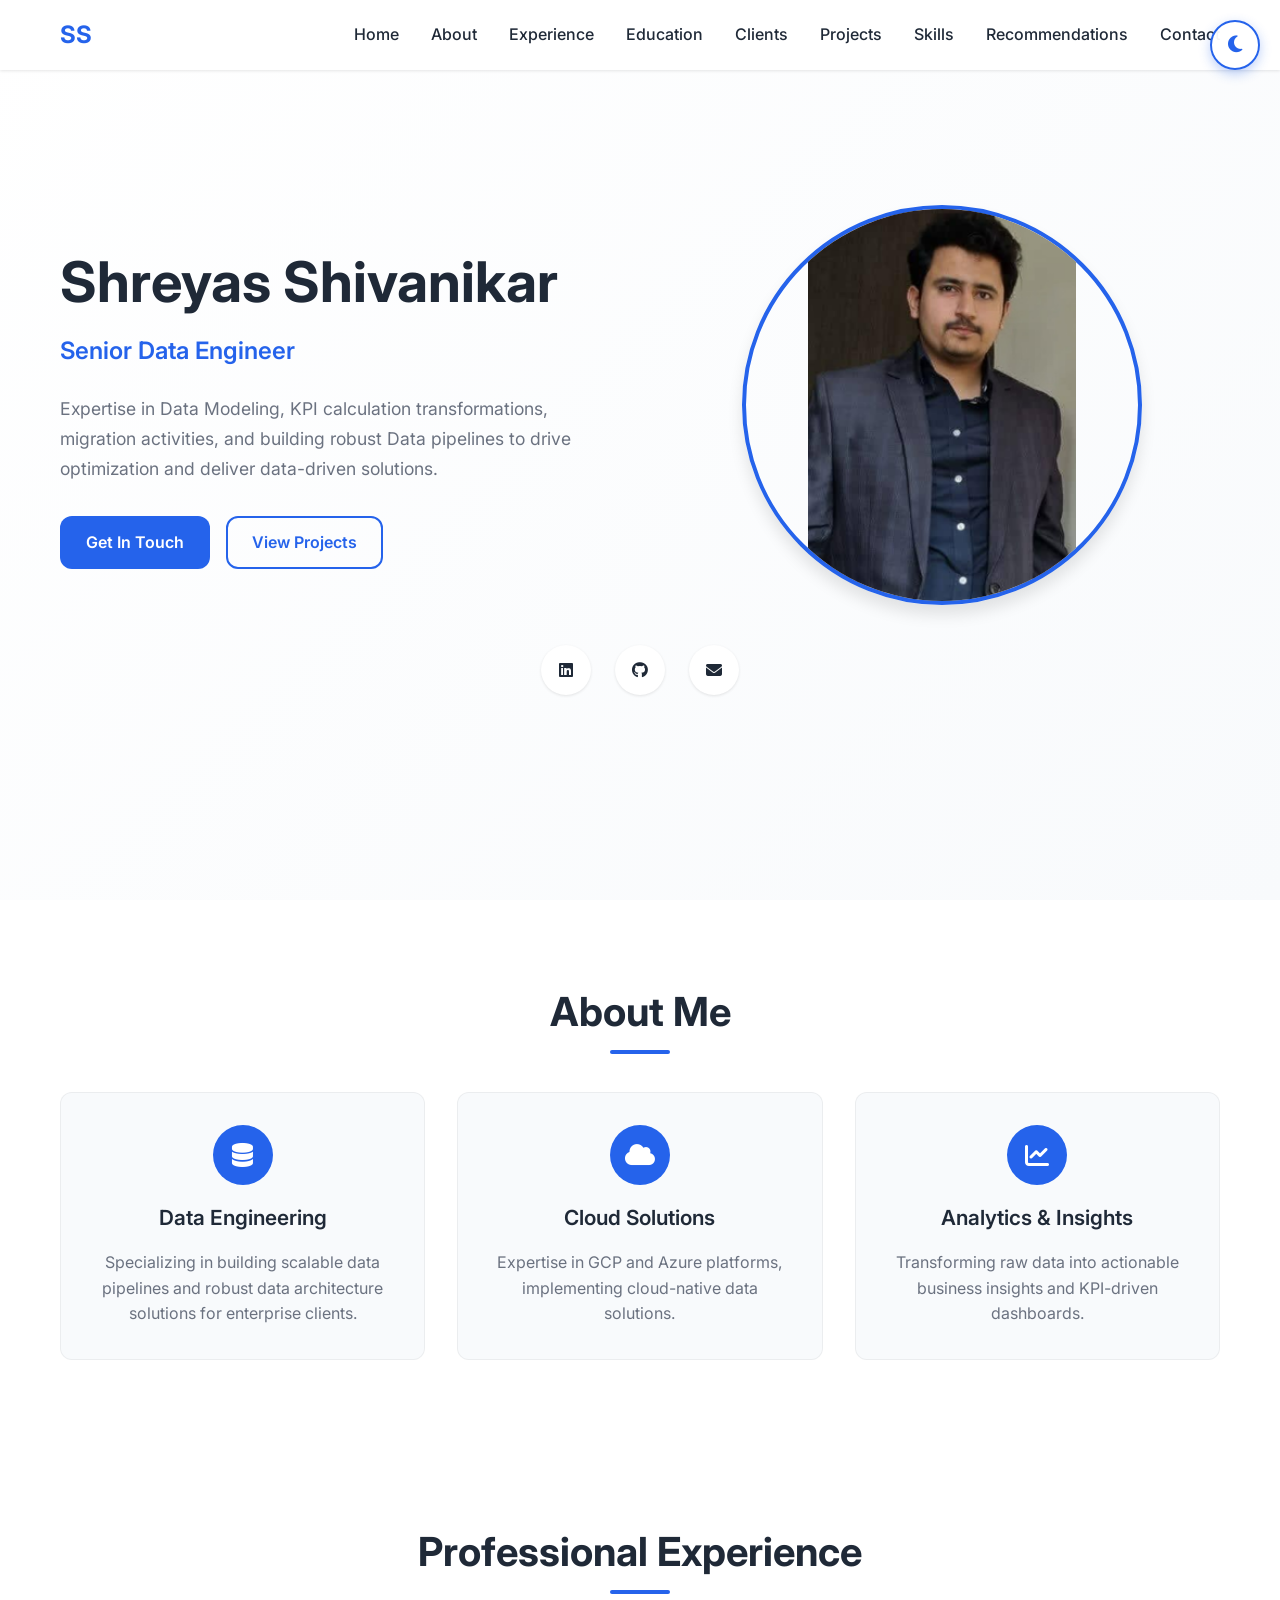
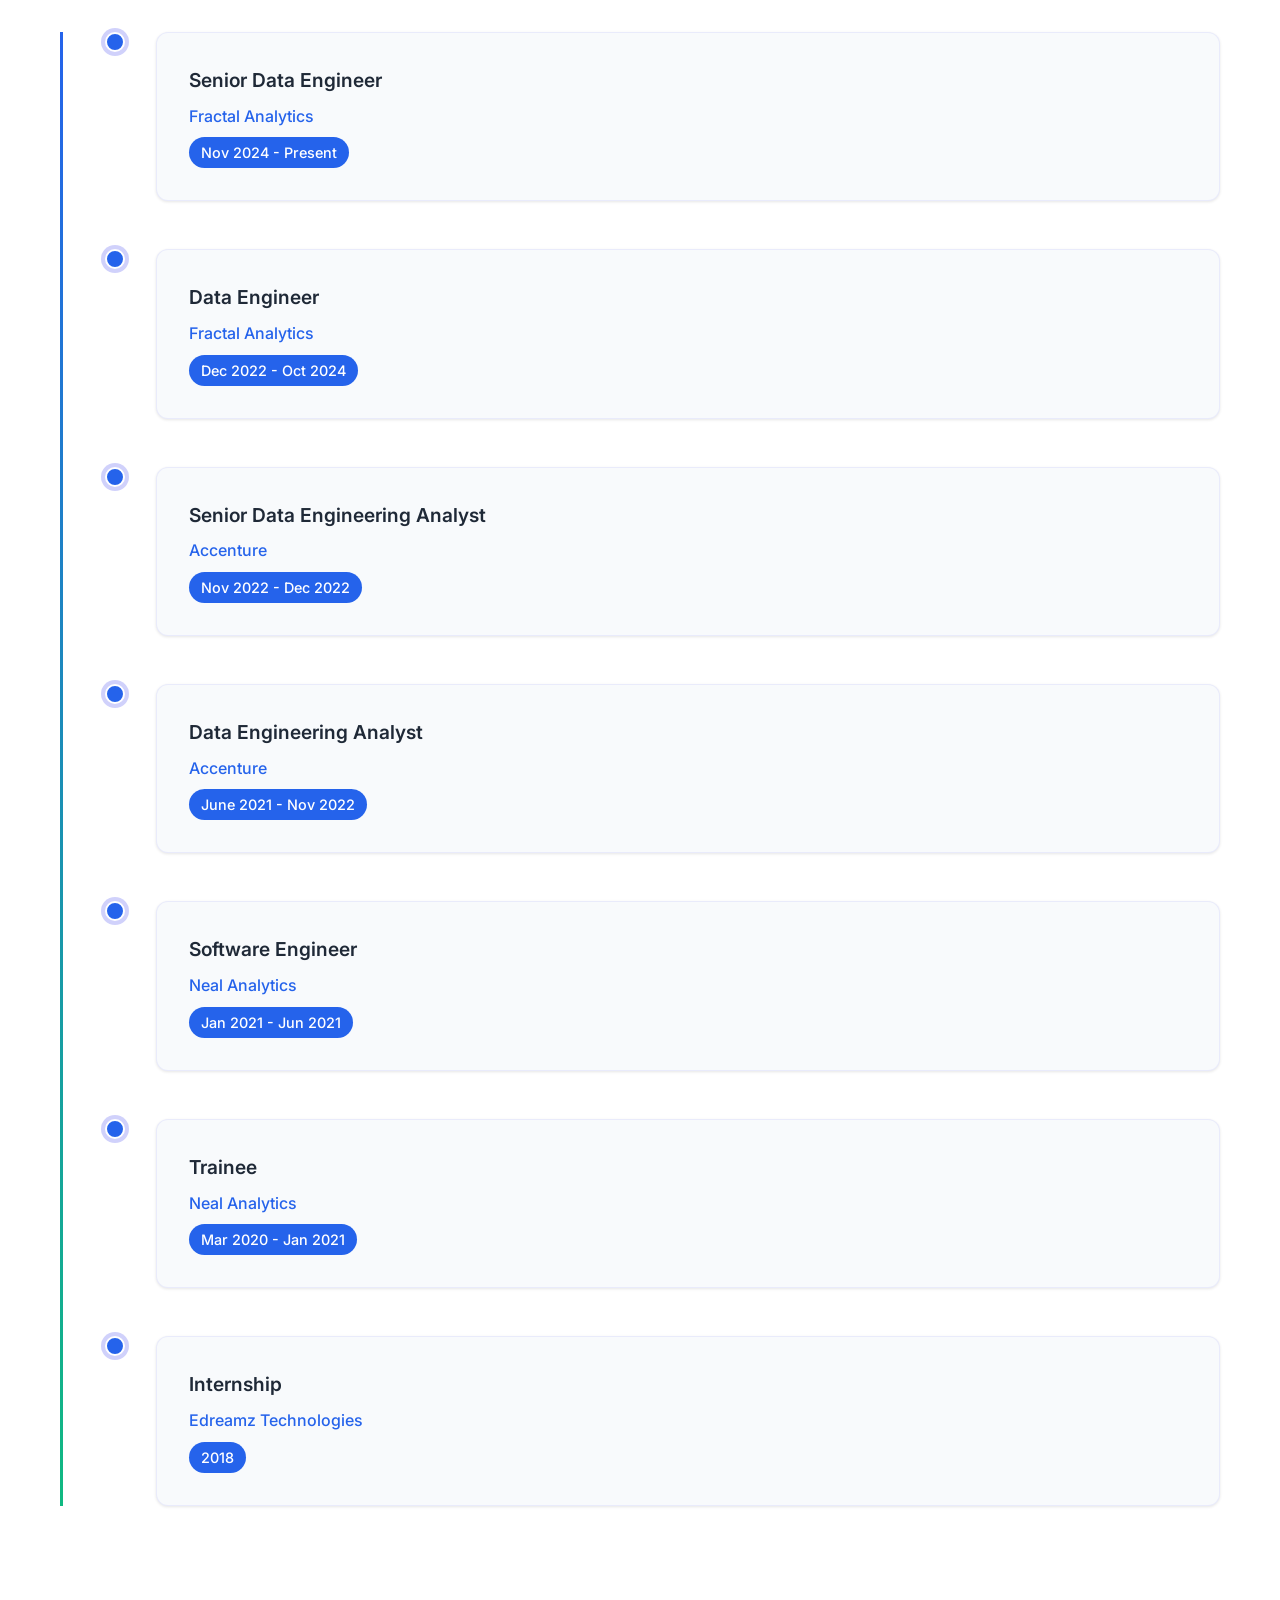
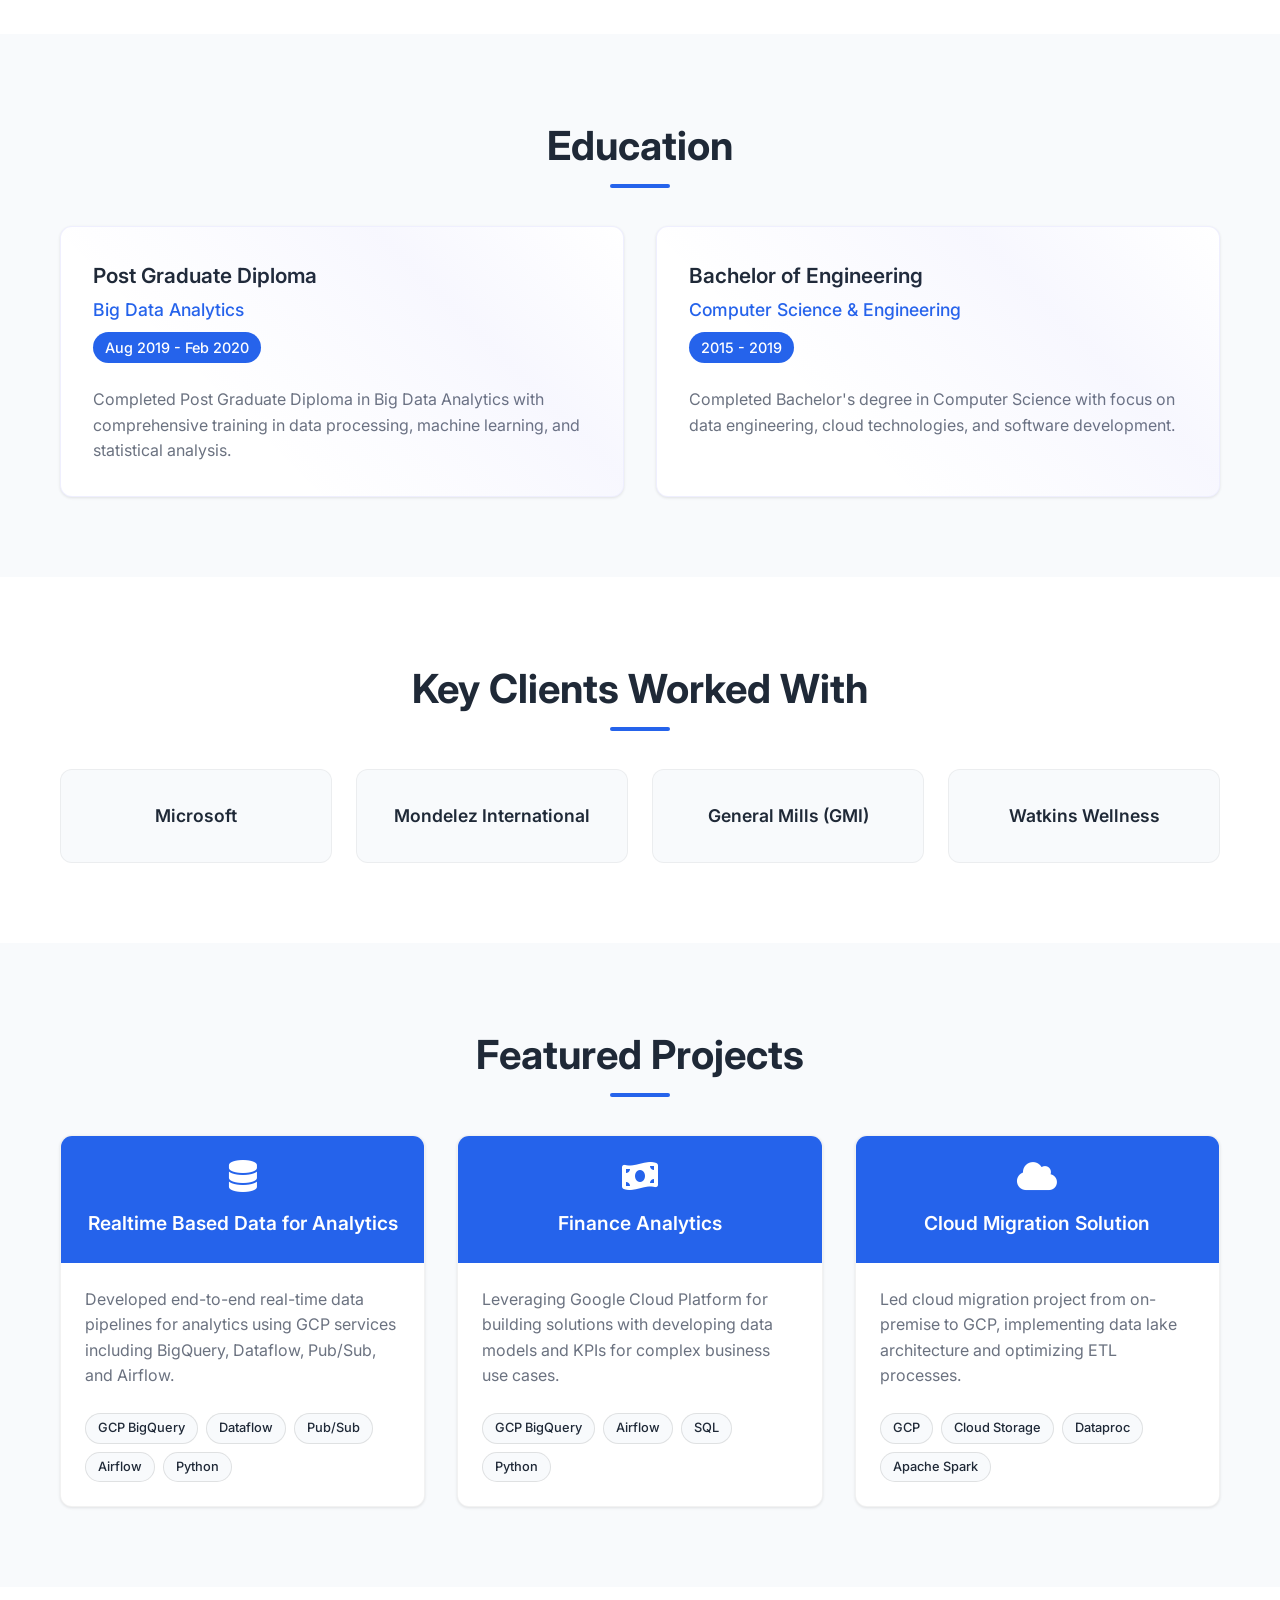
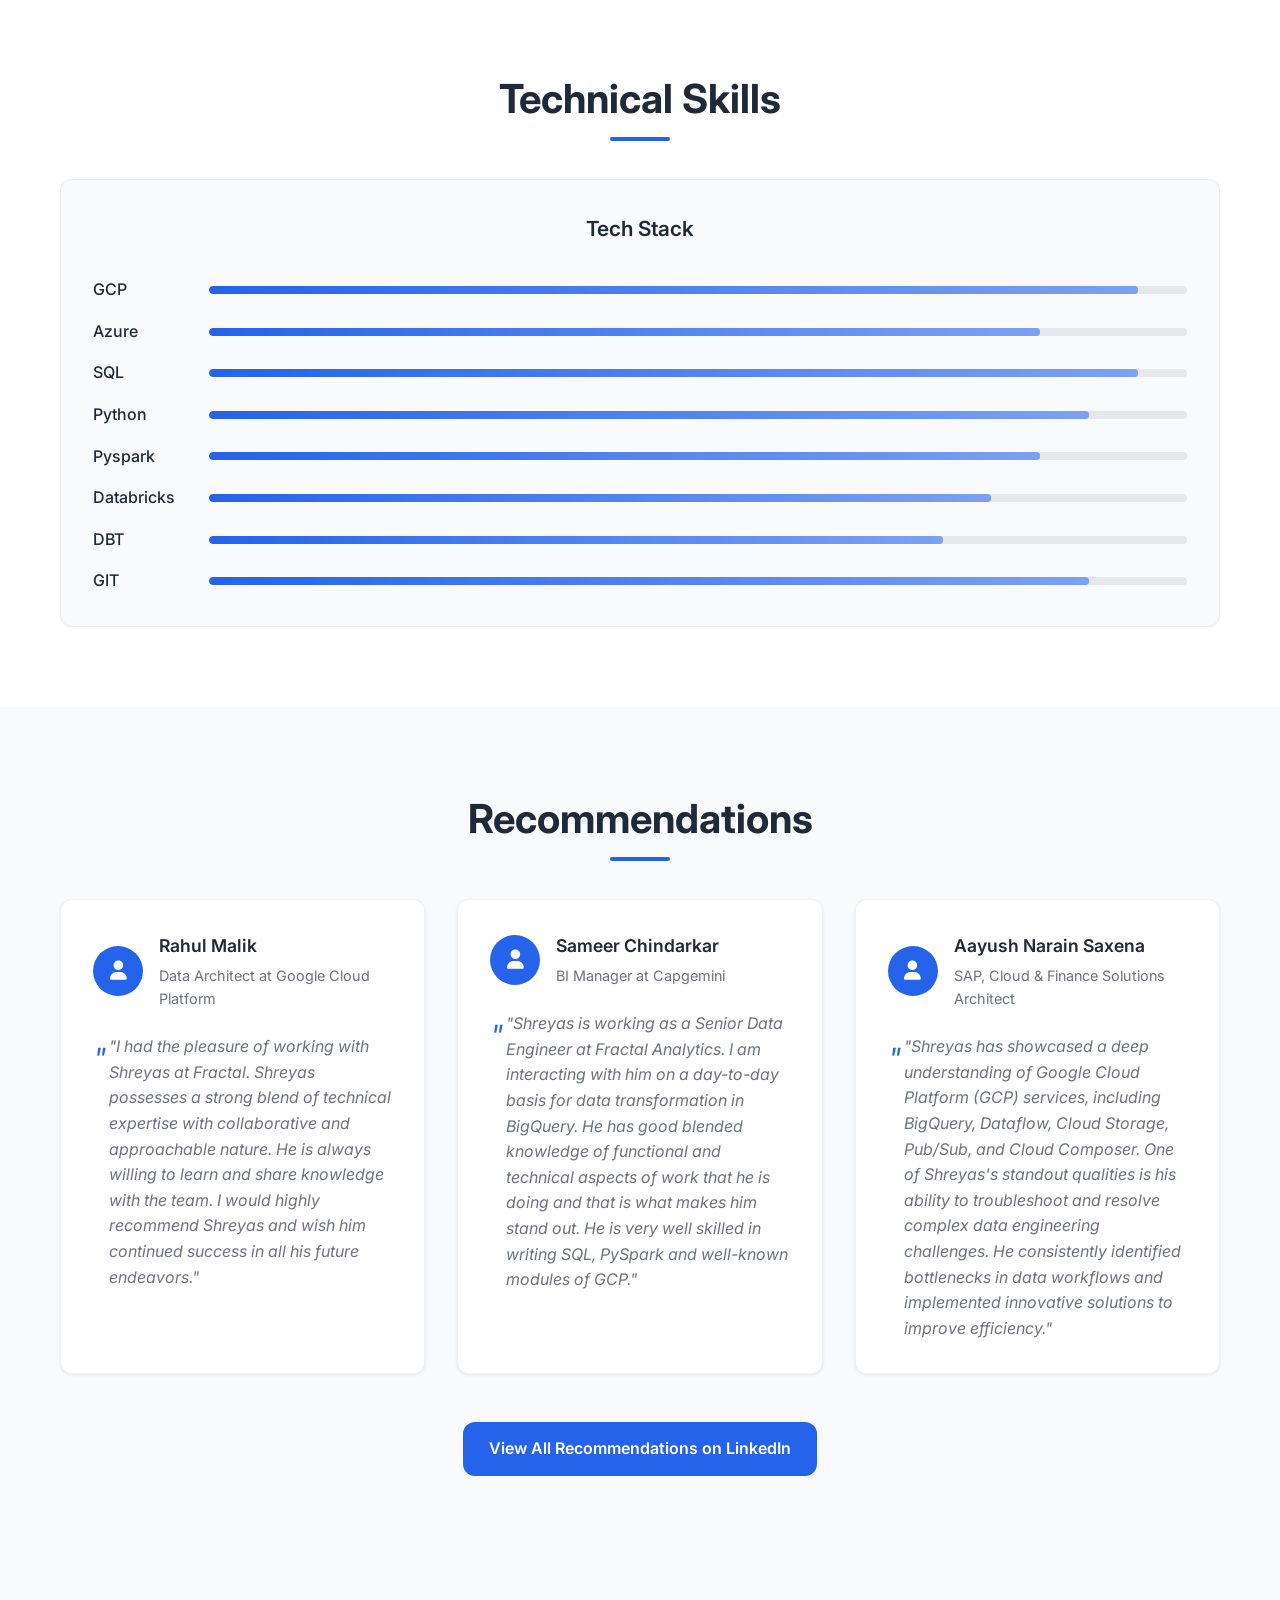
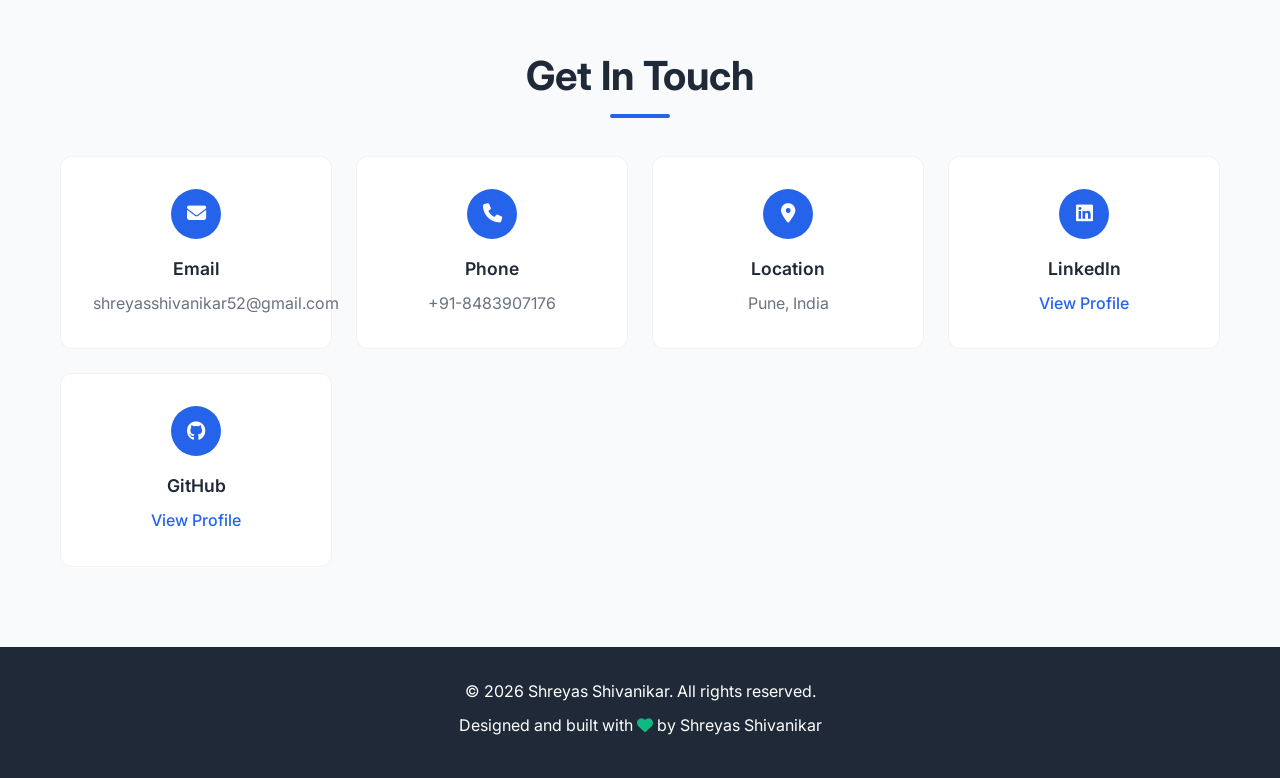
<file: index.html>
<!DOCTYPE html>
<html lang="en">
<head>
    <meta charset="UTF-8">
    <meta name="viewport" content="width=device-width, initial-scale=1.0">
    <title>Shreyas Shivanikar - Data Engineer</title>
    <link rel="stylesheet" href="https://cdnjs.cloudflare.com/ajax/libs/font-awesome/6.4.0/css/all.min.css">
    <link rel="stylesheet" href="styles.css">
    <link rel="preconnect" href="https://fonts.googleapis.com">
    <link rel="preconnect" href="https://fonts.gstatic.com" crossorigin>
    <link href="https://fonts.googleapis.com/css2?family=Inter:wght@300;400;500;600;700&family=Space+Grotesk:wght@400;500;700&display=swap" rel="stylesheet">
</head>
<body>
    <!-- Dark Mode Toggle -->
    <div class="theme-toggle" id="theme-toggle">
        <i class="fas fa-moon" id="theme-icon"></i>
    </div>

    <!-- Navigation -->
    <nav class="navbar">
        <div class="nav-container">
            <div class="nav-logo">
                <h2>SS</h2>
            </div>
            <div class="nav-menu" id="nav-menu">
                <a href="#home" class="nav-link">Home</a>
                <a href="#about" class="nav-link">About</a>
                <a href="#experience" class="nav-link">Experience</a>
                <a href="#education" class="nav-link">Education</a>
                <a href="#clients" class="nav-link">Clients</a>
                <a href="#projects" class="nav-link">Projects</a>
                <a href="#skills" class="nav-link">Skills</a>
                <a href="#recommendations" class="nav-link">Recommendations</a>
                <a href="#contact" class="nav-link">Contact</a>
            </div>
            <div class="nav-toggle" id="mobile-menu">
                <i class="fas fa-bars"></i>
            </div>
        </div>
    </nav>

    <!-- Hero Section -->
    <section id="home" class="hero">
        <div class="hero-bg"></div>
        <div class="hero-container">
            <div class="hero-content">
                <div class="hero-text">
                    <h1 class="hero-title">Shreyas Shivanikar</h1>
                    <p class="hero-subtitle">Senior Data Engineer</p>
                    <p class="hero-description">
                        Expertise in Data Modeling, KPI calculation transformations, migration activities, and building robust Data pipelines to drive optimization and deliver data-driven solutions.
                    </p>
                    <div class="hero-buttons">
                        <a href="#contact" class="btn btn-primary">Get In Touch</a>
                        <a href="#projects" class="btn btn-outline">View Projects</a>
                    </div>
                </div>
                <div class="hero-image">
                    <div class="profile-container">
                        <img src="Profile Photo.png" alt="Shreyas Shivanikar" class="profile-img">
                        <div class="profile-glow"></div>
                    </div>
                </div>
            </div>
            <div class="hero-social">
                <a href="https://linkedin.com/in/shreyas-shivanikar-906a01172" target="_blank" class="social-link">
                    <i class="fab fa-linkedin"></i>
                </a>
                <a href="https://github.com/shreyas2704" target="_blank" class="social-link">
                    <i class="fab fa-github"></i>
                </a>
                <a href="mailto:shreyasshivanikar52@gmail.com" class="social-link">
                    <i class="fas fa-envelope"></i>
                </a>
            </div>
        </div>
    </section>

    <!-- About Section -->
    <section id="about" class="about">
        <div class="container">
            <h2 class="section-title">About Me</h2>
            <div class="about-grid">
                <div class="about-card">
                    <div class="about-icon">
                        <i class="fas fa-database"></i>
                    </div>
                    <h3>Data Engineering</h3>
                    <p>Specializing in building scalable data pipelines and robust data architecture solutions for enterprise clients.</p>
                </div>
                <div class="about-card">
                    <div class="about-icon">
                        <i class="fas fa-cloud"></i>
                    </div>
                    <h3>Cloud Solutions</h3>
                    <p>Expertise in GCP and Azure platforms, implementing cloud-native data solutions.</p>
                </div>
                <div class="about-card">
                    <div class="about-icon">
                        <i class="fas fa-chart-line"></i>
                    </div>
                    <h3>Analytics & Insights</h3>
                    <p>Transforming raw data into actionable business insights and KPI-driven dashboards.</p>
                </div>
            </div>
        </div>
    </section>

    <!-- Experience Section -->
    <section id="experience" class="experience">
        <div class="container">
            <h2 class="section-title">Professional Experience</h2>
            <div class="experience-timeline">
                <div class="timeline-item">
                    <div class="timeline-dot"></div>
                    <div class="timeline-content">
                        <h3>Senior Data Engineer</h3>
                        <h4>Fractal Analytics</h4>
                        <span class="timeline-date">Nov 2024 - Present</span>
                    </div>
                </div>
                <div class="timeline-item">
                    <div class="timeline-dot"></div>
                    <div class="timeline-content">
                        <h3>Data Engineer</h3>
                        <h4>Fractal Analytics</h4>
                        <span class="timeline-date">Dec 2022 - Oct 2024</span>
                    </div>
                </div>
                <div class="timeline-item">
                    <div class="timeline-dot"></div>
                    <div class="timeline-content">
                        <h3>Senior Data Engineering Analyst</h3>
                        <h4>Accenture</h4>
                        <span class="timeline-date">Nov 2022 - Dec 2022</span>
                    </div>
                </div>
                <div class="timeline-item">
                    <div class="timeline-dot"></div>
                    <div class="timeline-content">
                        <h3>Data Engineering Analyst</h3>
                        <h4>Accenture</h4>
                        <span class="timeline-date">June 2021 - Nov 2022</span>
                    </div>
                </div>
                <div class="timeline-item">
                    <div class="timeline-dot"></div>
                    <div class="timeline-content">
                        <h3>Software Engineer</h3>
                        <h4>Neal Analytics</h4>
                        <span class="timeline-date">Jan 2021 - Jun 2021</span>
                    </div>
                </div>
                <div class="timeline-item">
                    <div class="timeline-dot"></div>
                    <div class="timeline-content">
                        <h3>Trainee</h3>
                        <h4>Neal Analytics</h4>
                        <span class="timeline-date">Mar 2020 - Jan 2021</span>
                    </div>
                </div>
                <div class="timeline-item">
                    <div class="timeline-dot"></div>
                    <div class="timeline-content">
                        <h3>Internship</h3>
                        <h4>Edreamz Technologies</h4>
                        <span class="timeline-date">2018</span>
                    </div>
                </div>
            </div>
        </div>
    </section>

    <!-- Education Section -->
    <section id="education" class="education">
        <div class="container">
            <h2 class="section-title">Education</h2>
            <div class="education-grid">
                <div class="edu-card">
                    <div class="edu-header">
                        <div class="edu-info">
                            <h3>Post Graduate Diploma</h3>
                            <h4>Big Data Analytics</h4>
                            <p class="edu-date">Aug 2019 - Feb 2020</p>
                        </div>
                    </div>
                    <div class="edu-details">
                        <p>Completed Post Graduate Diploma in Big Data Analytics with comprehensive training in data processing, machine learning, and statistical analysis.</p>
                    </div>
                </div>
                <div class="edu-card">
                    <div class="edu-header">
                        <div class="edu-info">
                            <h3>Bachelor of Engineering</h3>
                            <h4>Computer Science & Engineering</h4>
                            <p class="edu-date">2015 - 2019</p>
                        </div>
                    </div>
                    <div class="edu-details">
                        <p>Completed Bachelor's degree in Computer Science with focus on data engineering, cloud technologies, and software development.</p>
                    </div>
                </div>
            </div>
        </div>
    </section>

    <!-- Key Clients Section -->
    <section id="clients" class="clients">
        <div class="container">
            <h2 class="section-title">Key Clients Worked With</h2>
            <div class="clients-grid">
                <div class="client-item">
                    <h3>Microsoft</h3>
                </div>
                <div class="client-item">
                    <h3>Mondelez International</h3>
                </div>
                <div class="client-item">
                    <h3>General Mills (GMI)</h3>
                </div>
                <div class="client-item">
                    <h3>Watkins Wellness</h3>
                </div>
            </div>
        </div>
    </section>

    <!-- Projects Section -->
    <section id="projects" class="projects">
        <div class="container">
            <h2 class="section-title">Featured Projects</h2>
            <div class="projects-grid">
                <div class="project-card">
                    <div class="project-header">
                        <i class="fas fa-database"></i>
                        <h3>Realtime Based Data for Analytics</h3>
                    </div>
                    <p>Developed end-to-end real-time data pipelines for analytics using GCP services including BigQuery, Dataflow, Pub/Sub, and Airflow.</p>
                    <div class="project-tech">
                        <span class="tech-tag">GCP BigQuery</span>
                        <span class="tech-tag">Dataflow</span>
                        <span class="tech-tag">Pub/Sub</span>
                        <span class="tech-tag">Airflow</span>
                        <span class="tech-tag">Python</span>
                    </div>
                </div>
                <div class="project-card">
                    <div class="project-header">
                        <i class="fas fa-money-bill-wave"></i>
                        <h3>Finance Analytics</h3>
                    </div>
                    <p>Leveraging Google Cloud Platform for building solutions with developing data models and KPIs for complex business use cases.</p>
                    <div class="project-tech">
                        <span class="tech-tag">GCP BigQuery</span>
                        <span class="tech-tag">Airflow</span>
                        <span class="tech-tag">SQL</span>
                        <span class="tech-tag">Python</span>
                    </div>
                </div>
                <div class="project-card">
                    <div class="project-header">
                        <i class="fas fa-cloud"></i>
                        <h3>Cloud Migration Solution</h3>
                    </div>
                    <p>Led cloud migration project from on-premise to GCP, implementing data lake architecture and optimizing ETL processes.</p>
                    <div class="project-tech">
                        <span class="tech-tag">GCP</span>
                        <span class="tech-tag">Cloud Storage</span>
                        <span class="tech-tag">Dataproc</span>
                        <span class="tech-tag">Apache Spark</span>
                    </div>
                </div>
            </div>
        </div>
    </section>

    <!-- Skills Section -->
    <section id="skills" class="skills">
        <div class="container">
            <h2 class="section-title">Technical Skills</h2>
            <div class="skills-grid">
                <div class="skill-card">
                    <h3>Tech Stack</h3>
                    <div class="skill-list">
                        <div class="skill-item">
                            <span>GCP</span>
                            <div class="skill-bar">
                                <div class="skill-progress" style="width: 95%"></div>
                            </div>
                        </div>
                        <div class="skill-item">
                            <span>Azure</span>
                            <div class="skill-bar">
                                <div class="skill-progress" style="width: 85%"></div>
                            </div>
                        </div>
                        <div class="skill-item">
                            <span>SQL</span>
                            <div class="skill-bar">
                                <div class="skill-progress" style="width: 95%"></div>
                            </div>
                        </div>
                        <div class="skill-item">
                            <span>Python</span>
                            <div class="skill-bar">
                                <div class="skill-progress" style="width: 90%"></div>
                            </div>
                        </div>
                        <div class="skill-item">
                            <span>Pyspark</span>
                            <div class="skill-bar">
                                <div class="skill-progress" style="width: 85%"></div>
                            </div>
                        </div>
                        <div class="skill-item">
                            <span>Databricks</span>
                            <div class="skill-bar">
                                <div class="skill-progress" style="width: 80%"></div>
                            </div>
                        </div>
                        <div class="skill-item">
                            <span>DBT</span>
                            <div class="skill-bar">
                                <div class="skill-progress" style="width: 75%"></div>
                            </div>
                        </div>
                        <div class="skill-item">
                            <span>GIT</span>
                            <div class="skill-bar">
                                <div class="skill-progress" style="width: 90%"></div>
                            </div>
                        </div>
                    </div>
                </div>
            </div>
        </div>
    </section>

    <!-- Recommendations Section -->
    <section id="recommendations" class="recommendations">
        <div class="container">
            <h2 class="section-title">Recommendations</h2>
            <div class="recommendations-grid">
                <div class="recommendation-card">
                    <div class="recommendation-header">
                        <div class="recommendation-avatar">
                            <i class="fas fa-user"></i>
                        </div>
                        <div class="recommendation-info">
                            <h4>Rahul Malik</h4>
                            <p>Data Architect at Google Cloud Platform</p>
                        </div>
                    </div>
                    <div class="recommendation-content">
                        <p>"I had the pleasure of working with Shreyas at Fractal. Shreyas possesses a strong blend of technical expertise with collaborative and approachable nature. He is always willing to learn and share knowledge with the team. I would highly recommend Shreyas and wish him continued success in all his future endeavors."</p>
                    </div>
                </div>
                <div class="recommendation-card">
                    <div class="recommendation-header">
                        <div class="recommendation-avatar">
                            <i class="fas fa-user"></i>
                        </div>
                        <div class="recommendation-info">
                            <h4>Sameer Chindarkar</h4>
                            <p>BI Manager at Capgemini</p>
                        </div>
                    </div>
                    <div class="recommendation-content">
                        <p>"Shreyas is working as a Senior Data Engineer at Fractal Analytics. I am interacting with him on a day-to-day basis for data transformation in BigQuery. He has good blended knowledge of functional and technical aspects of work that he is doing and that is what makes him stand out. He is very well skilled in writing SQL, PySpark and well-known modules of GCP."</p>
                    </div>
                </div>
                <div class="recommendation-card">
                    <div class="recommendation-header">
                        <div class="recommendation-avatar">
                            <i class="fas fa-user"></i>
                        </div>
                        <div class="recommendation-info">
                            <h4>Aayush Narain Saxena</h4>
                            <p>SAP, Cloud & Finance Solutions Architect</p>
                        </div>
                    </div>
                    <div class="recommendation-content">
                        <p>"Shreyas has showcased a deep understanding of Google Cloud Platform (GCP) services, including BigQuery, Dataflow, Cloud Storage, Pub/Sub, and Cloud Composer. One of Shreyas's standout qualities is his ability to troubleshoot and resolve complex data engineering challenges. He consistently identified bottlenecks in data workflows and implemented innovative solutions to improve efficiency."</p>
                    </div>
                </div>
            </div>
            <div class="recommendations-footer">
                <a href="https://www.linkedin.com/in/shreyas-shivanikar-906a01172/details/recommendations/?detailScreenTabIndex=0" target="_blank" class="btn btn-primary">View All Recommendations on LinkedIn</a>
            </div>
        </div>
    </section>

    <!-- Contact Section -->
    <section id="contact" class="contact">
        <div class="container">
            <h2 class="section-title">Get In Touch</h2>
            <div class="contact-grid">
                <div class="contact-card">
                    <div class="contact-icon">
                        <i class="fas fa-envelope"></i>
                    </div>
                    <h3>Email</h3>
                    <p>shreyasshivanikar52@gmail.com</p>
                </div>
                <div class="contact-card">
                    <div class="contact-icon">
                        <i class="fas fa-phone"></i>
                    </div>
                    <h3>Phone</h3>
                    <p>+91-8483907176</p>
                </div>
                <div class="contact-card">
                    <div class="contact-icon">
                        <i class="fas fa-map-marker-alt"></i>
                    </div>
                    <h3>Location</h3>
                    <p>Pune, India</p>
                </div>
                <div class="contact-card">
                    <div class="contact-icon">
                        <i class="fab fa-linkedin"></i>
                    </div>
                    <h3>LinkedIn</h3>
                    <a href="https://linkedin.com/in/shreyas-shivanikar-906a01172" target="_blank">View Profile</a>
                </div>
                <div class="contact-card">
                    <div class="contact-icon">
                        <i class="fab fa-github"></i>
                    </div>
                    <h3>GitHub</h3>
                    <a href="https://github.com/shreyas2704" target="_blank">View Profile</a>
                </div>
            </div>
        </div>
    </section>

    <!-- Footer -->
    <footer class="footer">
        <div class="container">
            <p>&copy; 2026 Shreyas Shivanikar. All rights reserved.</p>
            <p>Designed and built with <i class="fas fa-heart"></i> by Shreyas Shivanikar</p>
        </div>
    </footer>

    <script src="script.js"></script>
</body>
</html>
</file>
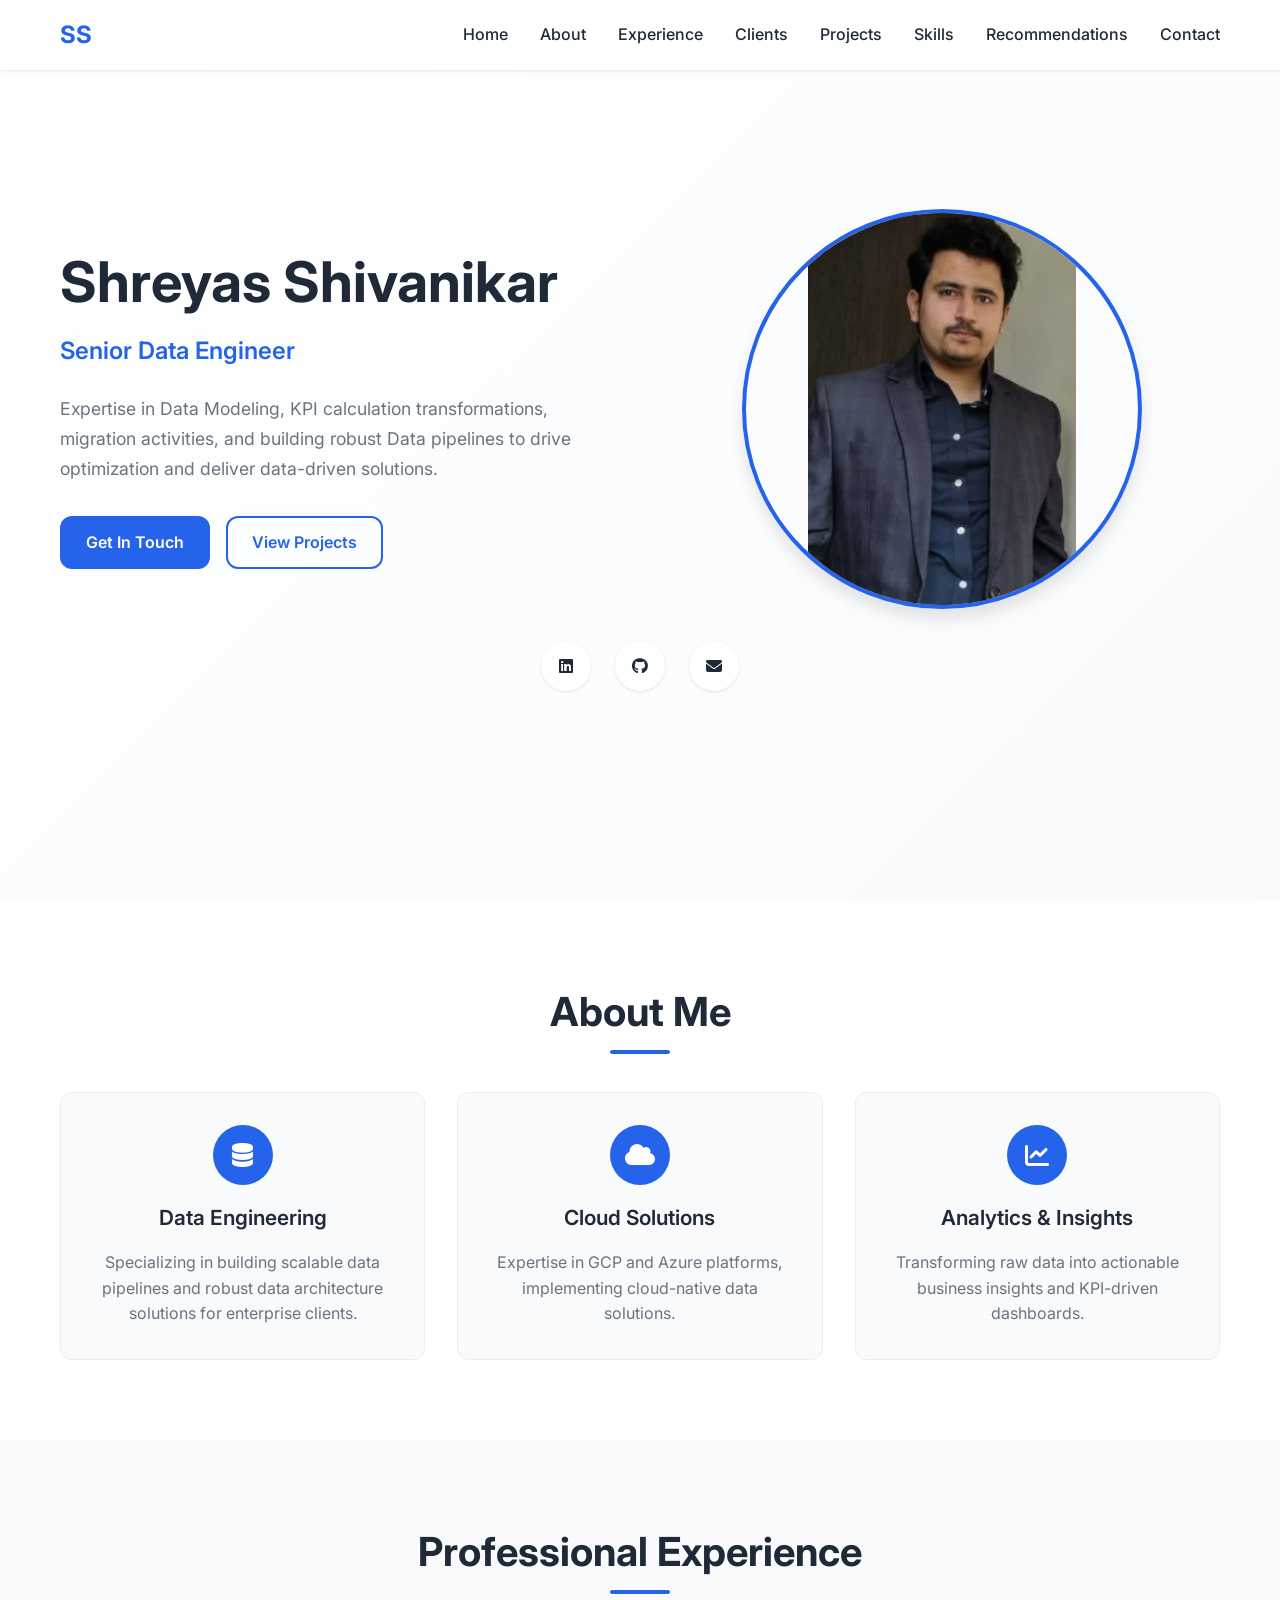
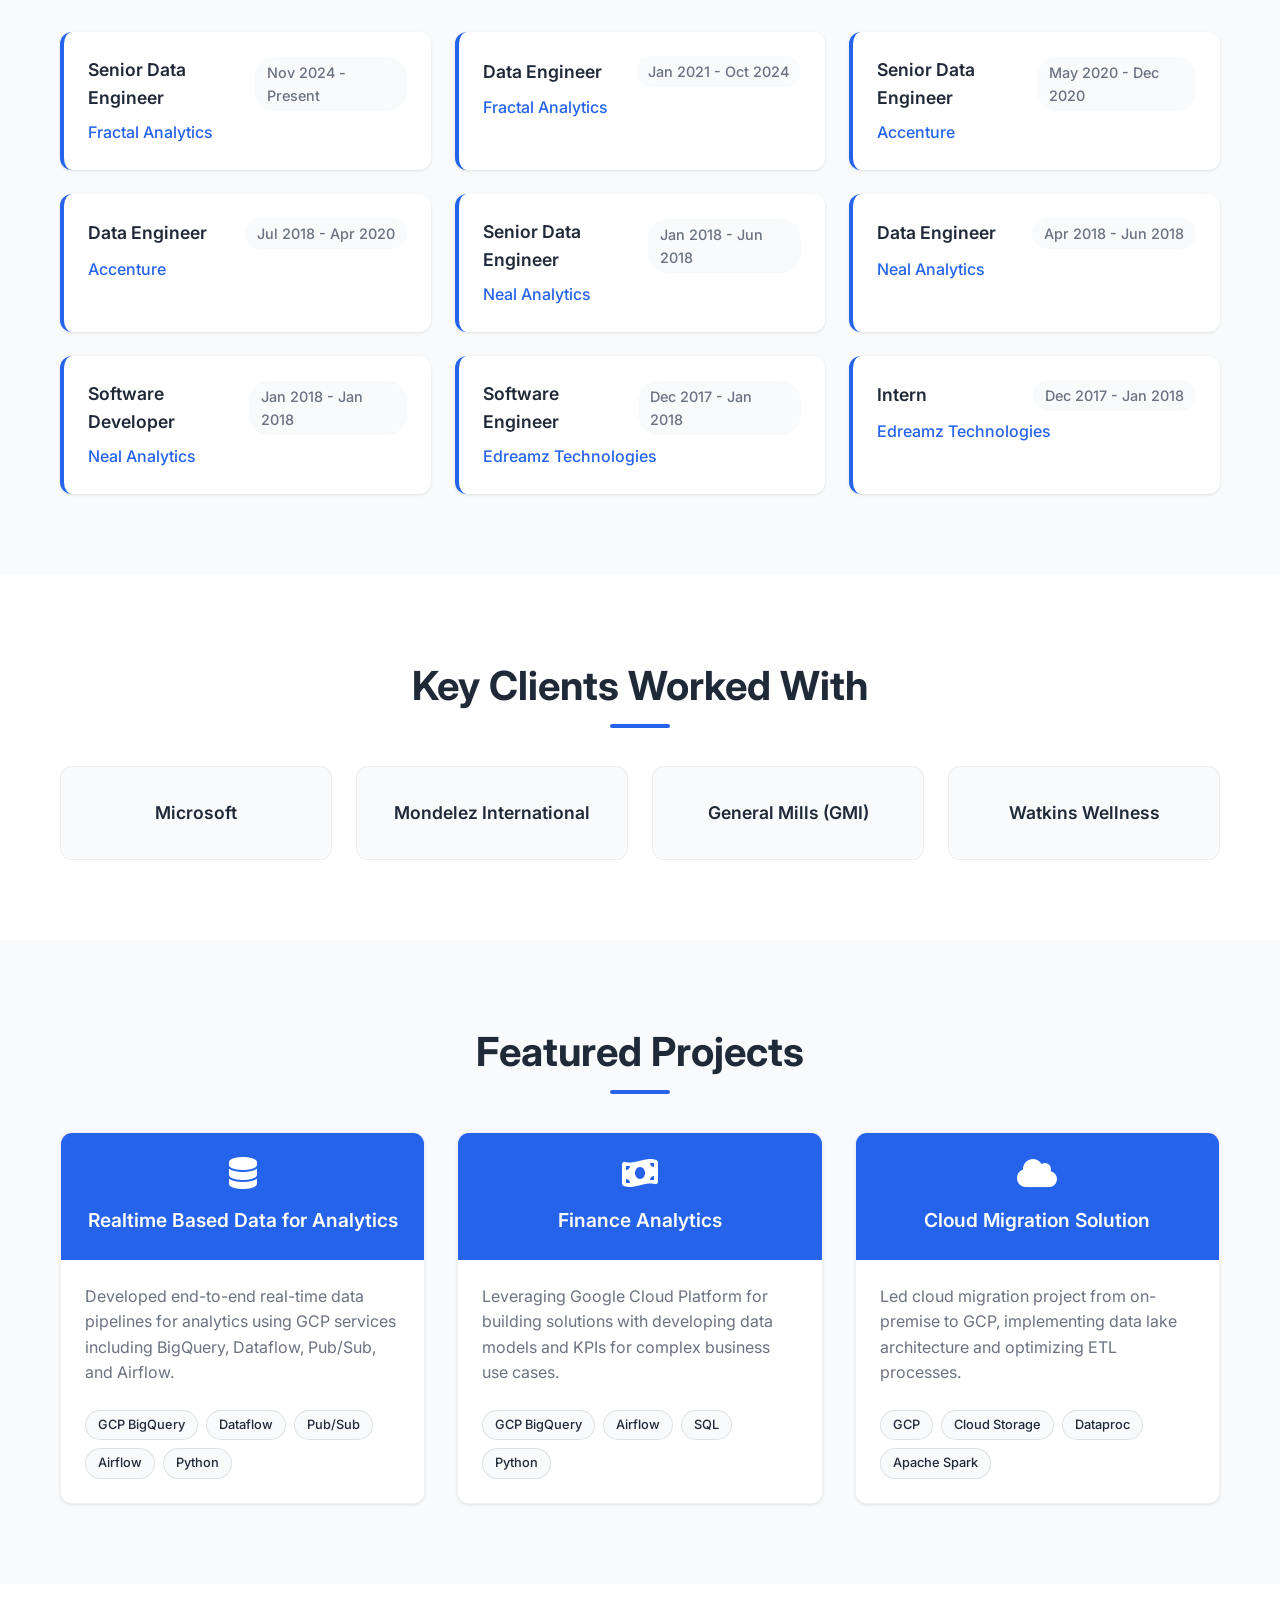
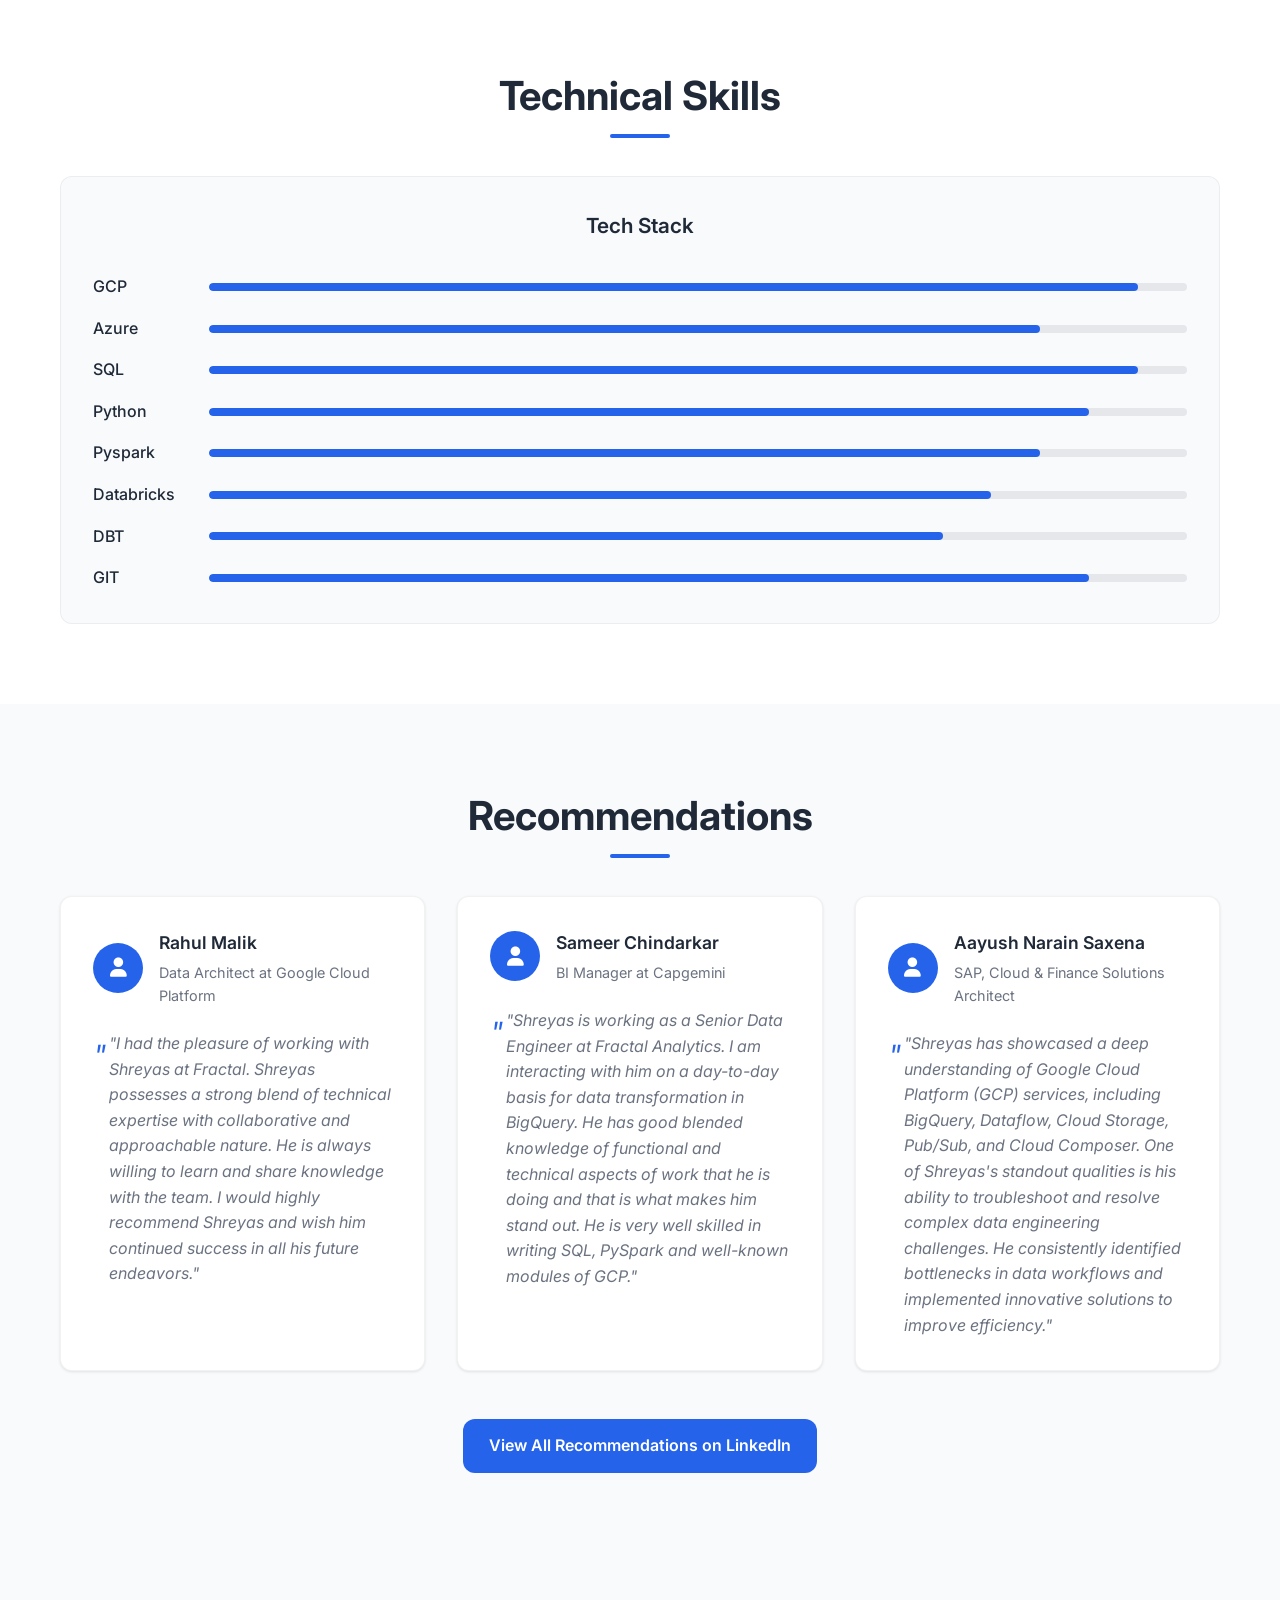
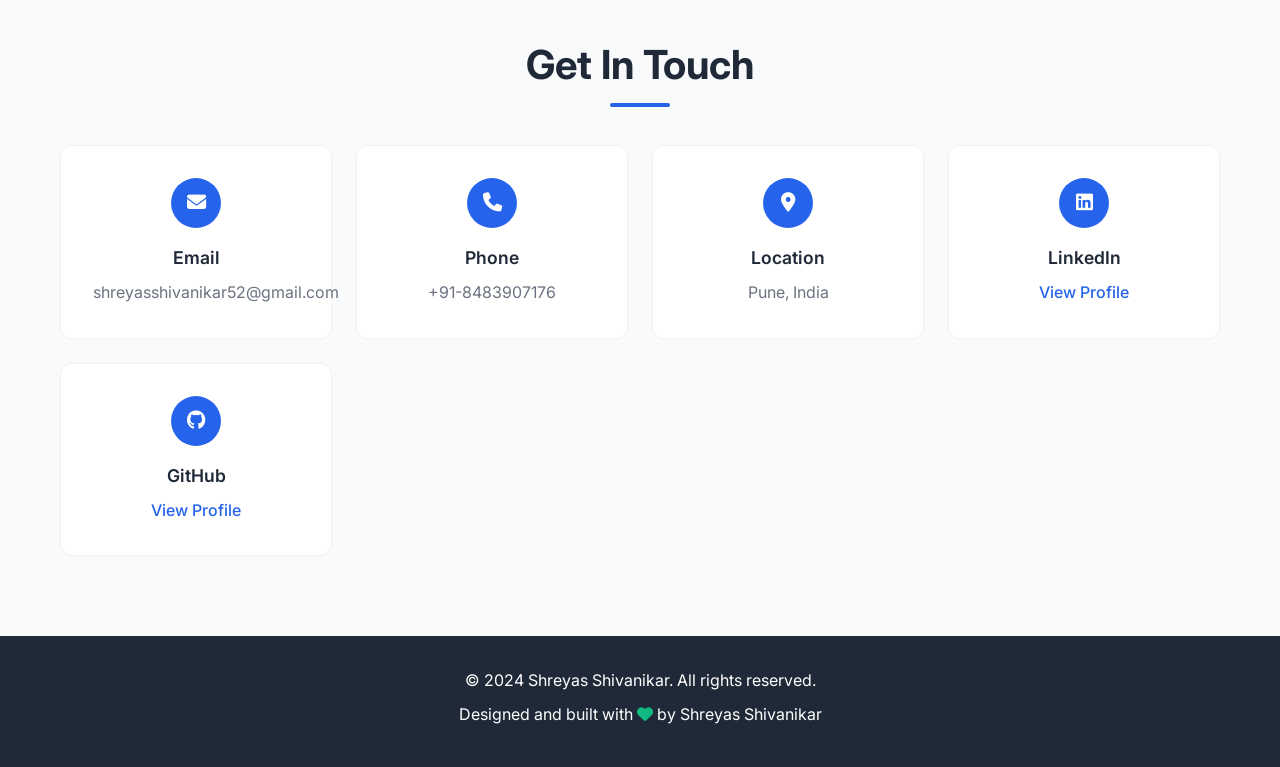
<file: index2.html>
<!DOCTYPE html>
<html lang="en">
<head>
    <meta charset="UTF-8">
    <meta name="viewport" content="width=device-width, initial-scale=1.0">
    <title>Shreyas Shivanikar - Data Engineer</title>
    <link rel="stylesheet" href="https://cdnjs.cloudflare.com/ajax/libs/font-awesome/6.4.0/css/all.min.css">
    <link rel="stylesheet" href="styles2.css">
    <link rel="preconnect" href="https://fonts.googleapis.com">
    <link rel="preconnect" href="https://fonts.gstatic.com" crossorigin>
    <link href="https://fonts.googleapis.com/css2?family=Inter:wght@300;400;500;600;700&family=Space+Grotesk:wght@400;500;700&display=swap" rel="stylesheet">
</head>
<body>
    <!-- Navigation -->
    <nav class="navbar">
        <div class="nav-container">
            <div class="nav-logo">
                <h2>SS</h2>
            </div>
            <div class="nav-menu" id="nav-menu">
                <a href="#home" class="nav-link">Home</a>
                <a href="#about" class="nav-link">About</a>
                <a href="#experience" class="nav-link">Experience</a>
                <a href="#clients" class="nav-link">Clients</a>
                <a href="#projects" class="nav-link">Projects</a>
                <a href="#skills" class="nav-link">Skills</a>
                <a href="#recommendations" class="nav-link">Recommendations</a>
                <a href="#contact" class="nav-link">Contact</a>
            </div>
            <div class="nav-toggle" id="mobile-menu">
                <i class="fas fa-bars"></i>
            </div>
        </div>
    </nav>

    <!-- Hero Section -->
    <section id="home" class="hero">
        <div class="hero-container">
            <div class="hero-content">
                <div class="hero-text">
                    <h1 class="hero-title">Shreyas Shivanikar</h1>
                    <p class="hero-subtitle">Senior Data Engineer</p>
                    <p class="hero-description">
                        Expertise in Data Modeling, KPI calculation transformations, migration activities, and building robust Data pipelines to drive optimization and deliver data-driven solutions.
                    </p>
                    <div class="hero-buttons">
                        <a href="#contact" class="btn btn-primary">Get In Touch</a>
                        <a href="#projects" class="btn btn-outline">View Projects</a>
                    </div>
                </div>
                <div class="hero-image">
                    <img src="Profile Photo.png" alt="Shreyas Shivanikar" class="profile-img">
                </div>
            </div>
            <div class="hero-social">
                <a href="https://linkedin.com/in/shreyas-shivanikar-906a01172" target="_blank" class="social-link">
                    <i class="fab fa-linkedin"></i>
                </a>
                <a href="https://github.com/shreyas2704" target="_blank" class="social-link">
                    <i class="fab fa-github"></i>
                </a>
                <a href="mailto:shreyasshivanikar52@gmail.com" class="social-link">
                    <i class="fas fa-envelope"></i>
                </a>
            </div>
        </div>
    </section>

    <!-- About Section -->
    <section id="about" class="about">
        <div class="container">
            <h2 class="section-title">About Me</h2>
            <div class="about-grid">
                <div class="about-card">
                    <div class="about-icon">
                        <i class="fas fa-database"></i>
                    </div>
                    <h3>Data Engineering</h3>
                    <p>Specializing in building scalable data pipelines and robust data architecture solutions for enterprise clients.</p>
                </div>
                <div class="about-card">
                    <div class="about-icon">
                        <i class="fas fa-cloud"></i>
                    </div>
                    <h3>Cloud Solutions</h3>
                    <p>Expertise in GCP and Azure platforms, implementing cloud-native data solutions.</p>
                </div>
                <div class="about-card">
                    <div class="about-icon">
                        <i class="fas fa-chart-line"></i>
                    </div>
                    <h3>Analytics & Insights</h3>
                    <p>Transforming raw data into actionable business insights and KPI-driven dashboards.</p>
                </div>
            </div>
        </div>
    </section>

    <!-- Experience Section -->
    <section id="experience" class="experience">
        <div class="container">
            <h2 class="section-title">Professional Experience</h2>
            <div class="experience-grid">
                <div class="exp-card">
                    <div class="exp-header">
                        <h3>Senior Data Engineer</h3>
                        <span class="exp-date">Nov 2024 - Present</span>
                    </div>
                    <h4>Fractal Analytics</h4>
                </div>
                <div class="exp-card">
                    <div class="exp-header">
                        <h3>Data Engineer</h3>
                        <span class="exp-date">Jan 2021 - Oct 2024</span>
                    </div>
                    <h4>Fractal Analytics</h4>
                </div>
                <div class="exp-card">
                    <div class="exp-header">
                        <h3>Senior Data Engineer</h3>
                        <span class="exp-date">May 2020 - Dec 2020</span>
                    </div>
                    <h4>Accenture</h4>
                </div>
                <div class="exp-card">
                    <div class="exp-header">
                        <h3>Data Engineer</h3>
                        <span class="exp-date">Jul 2018 - Apr 2020</span>
                    </div>
                    <h4>Accenture</h4>
                </div>
                <div class="exp-card">
                    <div class="exp-header">
                        <h3>Senior Data Engineer</h3>
                        <span class="exp-date">Jan 2018 - Jun 2018</span>
                    </div>
                    <h4>Neal Analytics</h4>
                </div>
                <div class="exp-card">
                    <div class="exp-header">
                        <h3>Data Engineer</h3>
                        <span class="exp-date">Apr 2018 - Jun 2018</span>
                    </div>
                    <h4>Neal Analytics</h4>
                </div>
                <div class="exp-card">
                    <div class="exp-header">
                        <h3>Software Developer</h3>
                        <span class="exp-date">Jan 2018 - Jan 2018</span>
                    </div>
                    <h4>Neal Analytics</h4>
                </div>
                <div class="exp-card">
                    <div class="exp-header">
                        <h3>Software Engineer</h3>
                        <span class="exp-date">Dec 2017 - Jan 2018</span>
                    </div>
                    <h4>Edreamz Technologies</h4>
                </div>
                <div class="exp-card">
                    <div class="exp-header">
                        <h3>Intern</h3>
                        <span class="exp-date">Dec 2017 - Jan 2018</span>
                    </div>
                    <h4>Edreamz Technologies</h4>
                </div>
            </div>
        </div>
    </section>

    <!-- Key Clients Section -->
    <section id="clients" class="clients">
        <div class="container">
            <h2 class="section-title">Key Clients Worked With</h2>
            <div class="clients-grid">
                <div class="client-item">
                    <h3>Microsoft</h3>
                </div>
                <div class="client-item">
                    <h3>Mondelez International</h3>
                </div>
                <div class="client-item">
                    <h3>General Mills (GMI)</h3>
                </div>
                <div class="client-item">
                    <h3>Watkins Wellness</h3>
                </div>
            </div>
        </div>
    </section>

    <!-- Projects Section -->
    <section id="projects" class="projects">
        <div class="container">
            <h2 class="section-title">Featured Projects</h2>
            <div class="projects-grid">
                <div class="project-card">
                    <div class="project-header">
                        <i class="fas fa-database"></i>
                        <h3>Realtime Based Data for Analytics</h3>
                    </div>
                    <p>Developed end-to-end real-time data pipelines for analytics using GCP services including BigQuery, Dataflow, Pub/Sub, and Airflow.</p>
                    <div class="project-tech">
                        <span class="tech-tag">GCP BigQuery</span>
                        <span class="tech-tag">Dataflow</span>
                        <span class="tech-tag">Pub/Sub</span>
                        <span class="tech-tag">Airflow</span>
                        <span class="tech-tag">Python</span>
                    </div>
                </div>
                <div class="project-card">
                    <div class="project-header">
                        <i class="fas fa-money-bill-wave"></i>
                        <h3>Finance Analytics</h3>
                    </div>
                    <p>Leveraging Google Cloud Platform for building solutions with developing data models and KPIs for complex business use cases.</p>
                    <div class="project-tech">
                        <span class="tech-tag">GCP BigQuery</span>
                        <span class="tech-tag">Airflow</span>
                        <span class="tech-tag">SQL</span>
                        <span class="tech-tag">Python</span>
                    </div>
                </div>
                <div class="project-card">
                    <div class="project-header">
                        <i class="fas fa-cloud"></i>
                        <h3>Cloud Migration Solution</h3>
                    </div>
                    <p>Led cloud migration project from on-premise to GCP, implementing data lake architecture and optimizing ETL processes.</p>
                    <div class="project-tech">
                        <span class="tech-tag">GCP</span>
                        <span class="tech-tag">Cloud Storage</span>
                        <span class="tech-tag">Dataproc</span>
                        <span class="tech-tag">Apache Spark</span>
                    </div>
                </div>
            </div>
        </div>
    </section>

    <!-- Skills Section -->
    <section id="skills" class="skills">
        <div class="container">
            <h2 class="section-title">Technical Skills</h2>
            <div class="skills-grid">
                <div class="skill-card">
                    <h3>Tech Stack</h3>
                    <div class="skill-list">
                        <div class="skill-item">
                            <span>GCP</span>
                            <div class="skill-bar">
                                <div class="skill-progress" style="width: 95%"></div>
                            </div>
                        </div>
                        <div class="skill-item">
                            <span>Azure</span>
                            <div class="skill-bar">
                                <div class="skill-progress" style="width: 85%"></div>
                            </div>
                        </div>
                        <div class="skill-item">
                            <span>SQL</span>
                            <div class="skill-bar">
                                <div class="skill-progress" style="width: 95%"></div>
                            </div>
                        </div>
                        <div class="skill-item">
                            <span>Python</span>
                            <div class="skill-bar">
                                <div class="skill-progress" style="width: 90%"></div>
                            </div>
                        </div>
                        <div class="skill-item">
                            <span>Pyspark</span>
                            <div class="skill-bar">
                                <div class="skill-progress" style="width: 85%"></div>
                            </div>
                        </div>
                        <div class="skill-item">
                            <span>Databricks</span>
                            <div class="skill-bar">
                                <div class="skill-progress" style="width: 80%"></div>
                            </div>
                        </div>
                        <div class="skill-item">
                            <span>DBT</span>
                            <div class="skill-bar">
                                <div class="skill-progress" style="width: 75%"></div>
                            </div>
                        </div>
                        <div class="skill-item">
                            <span>GIT</span>
                            <div class="skill-bar">
                                <div class="skill-progress" style="width: 90%"></div>
                            </div>
                        </div>
                    </div>
                </div>
            </div>
        </div>
    </section>

    <!-- Recommendations Section -->
    <section id="recommendations" class="recommendations">
        <div class="container">
            <h2 class="section-title">Recommendations</h2>
            <div class="recommendations-grid">
                <div class="recommendation-card">
                    <div class="recommendation-header">
                        <div class="recommendation-avatar">
                            <i class="fas fa-user"></i>
                        </div>
                        <div class="recommendation-info">
                            <h4>Rahul Malik</h4>
                            <p>Data Architect at Google Cloud Platform</p>
                        </div>
                    </div>
                    <div class="recommendation-content">
                        <p>"I had the pleasure of working with Shreyas at Fractal. Shreyas possesses a strong blend of technical expertise with collaborative and approachable nature. He is always willing to learn and share knowledge with the team. I would highly recommend Shreyas and wish him continued success in all his future endeavors."</p>
                    </div>
                </div>
                <div class="recommendation-card">
                    <div class="recommendation-header">
                        <div class="recommendation-avatar">
                            <i class="fas fa-user"></i>
                        </div>
                        <div class="recommendation-info">
                            <h4>Sameer Chindarkar</h4>
                            <p>BI Manager at Capgemini</p>
                        </div>
                    </div>
                    <div class="recommendation-content">
                        <p>"Shreyas is working as a Senior Data Engineer at Fractal Analytics. I am interacting with him on a day-to-day basis for data transformation in BigQuery. He has good blended knowledge of functional and technical aspects of work that he is doing and that is what makes him stand out. He is very well skilled in writing SQL, PySpark and well-known modules of GCP."</p>
                    </div>
                </div>
                <div class="recommendation-card">
                    <div class="recommendation-header">
                        <div class="recommendation-avatar">
                            <i class="fas fa-user"></i>
                        </div>
                        <div class="recommendation-info">
                            <h4>Aayush Narain Saxena</h4>
                            <p>SAP, Cloud & Finance Solutions Architect</p>
                        </div>
                    </div>
                    <div class="recommendation-content">
                        <p>"Shreyas has showcased a deep understanding of Google Cloud Platform (GCP) services, including BigQuery, Dataflow, Cloud Storage, Pub/Sub, and Cloud Composer. One of Shreyas's standout qualities is his ability to troubleshoot and resolve complex data engineering challenges. He consistently identified bottlenecks in data workflows and implemented innovative solutions to improve efficiency."</p>
                    </div>
                </div>
            </div>
            <div class="recommendations-footer">
                <a href="https://www.linkedin.com/in/shreyas-shivanikar-906a01172/details/recommendations/?detailScreenTabIndex=0" target="_blank" class="btn btn-primary">View All Recommendations on LinkedIn</a>
            </div>
        </div>
    </section>

    <!-- Contact Section -->
    <section id="contact" class="contact">
        <div class="container">
            <h2 class="section-title">Get In Touch</h2>
            <div class="contact-grid">
                <div class="contact-card">
                    <div class="contact-icon">
                        <i class="fas fa-envelope"></i>
                    </div>
                    <h3>Email</h3>
                    <p>shreyasshivanikar52@gmail.com</p>
                </div>
                <div class="contact-card">
                    <div class="contact-icon">
                        <i class="fas fa-phone"></i>
                    </div>
                    <h3>Phone</h3>
                    <p>+91-8483907176</p>
                </div>
                <div class="contact-card">
                    <div class="contact-icon">
                        <i class="fas fa-map-marker-alt"></i>
                    </div>
                    <h3>Location</h3>
                    <p>Pune, India</p>
                </div>
                <div class="contact-card">
                    <div class="contact-icon">
                        <i class="fab fa-linkedin"></i>
                    </div>
                    <h3>LinkedIn</h3>
                    <a href="https://linkedin.com/in/shreyas-shivanikar-906a01172" target="_blank">View Profile</a>
                </div>
                <div class="contact-card">
                    <div class="contact-icon">
                        <i class="fab fa-github"></i>
                    </div>
                    <h3>GitHub</h3>
                    <a href="https://github.com/shreyas2704" target="_blank">View Profile</a>
                </div>
            </div>
        </div>
    </section>

    <!-- Footer -->
    <footer class="footer">
        <div class="container">
            <p>&copy; 2024 Shreyas Shivanikar. All rights reserved.</p>
            <p>Designed and built with <i class="fas fa-heart"></i> by Shreyas Shivanikar</p>
        </div>
    </footer>

    <script src="script2.js"></script>
</body>
</html>
</file>
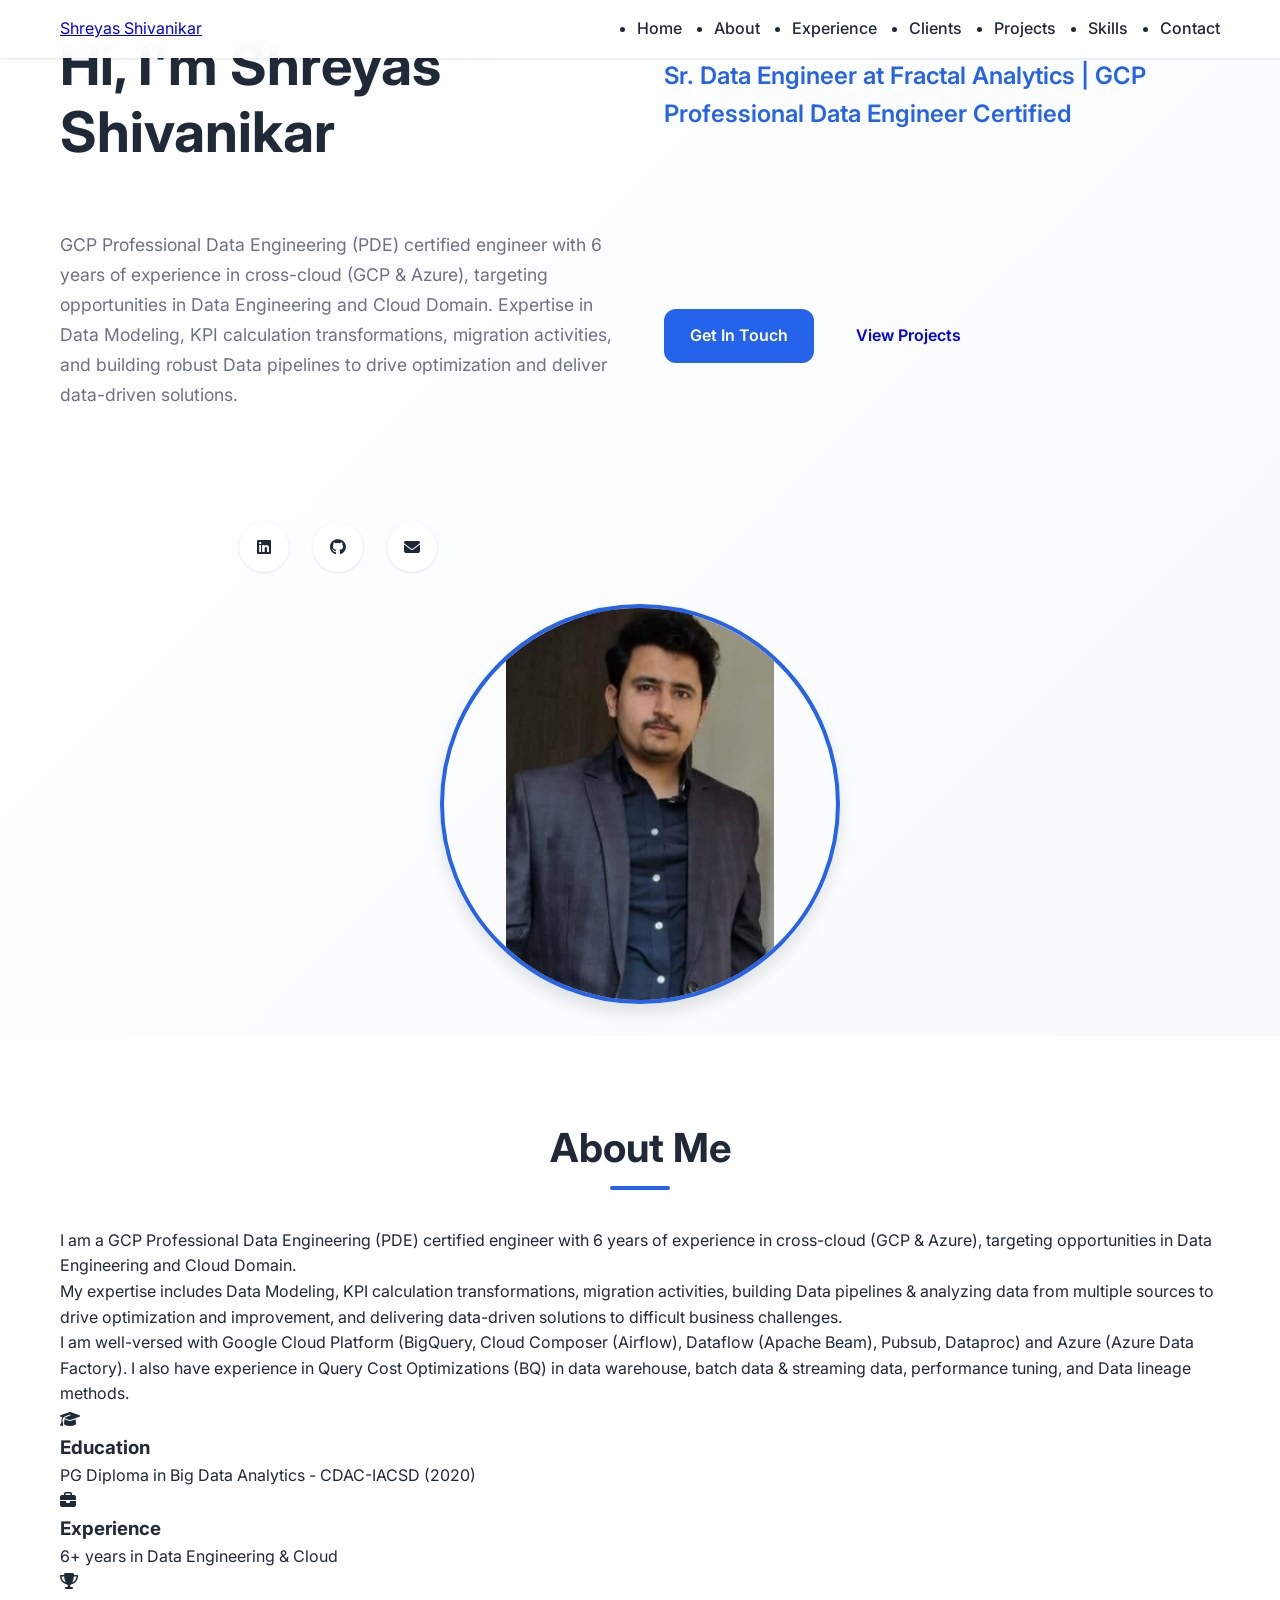
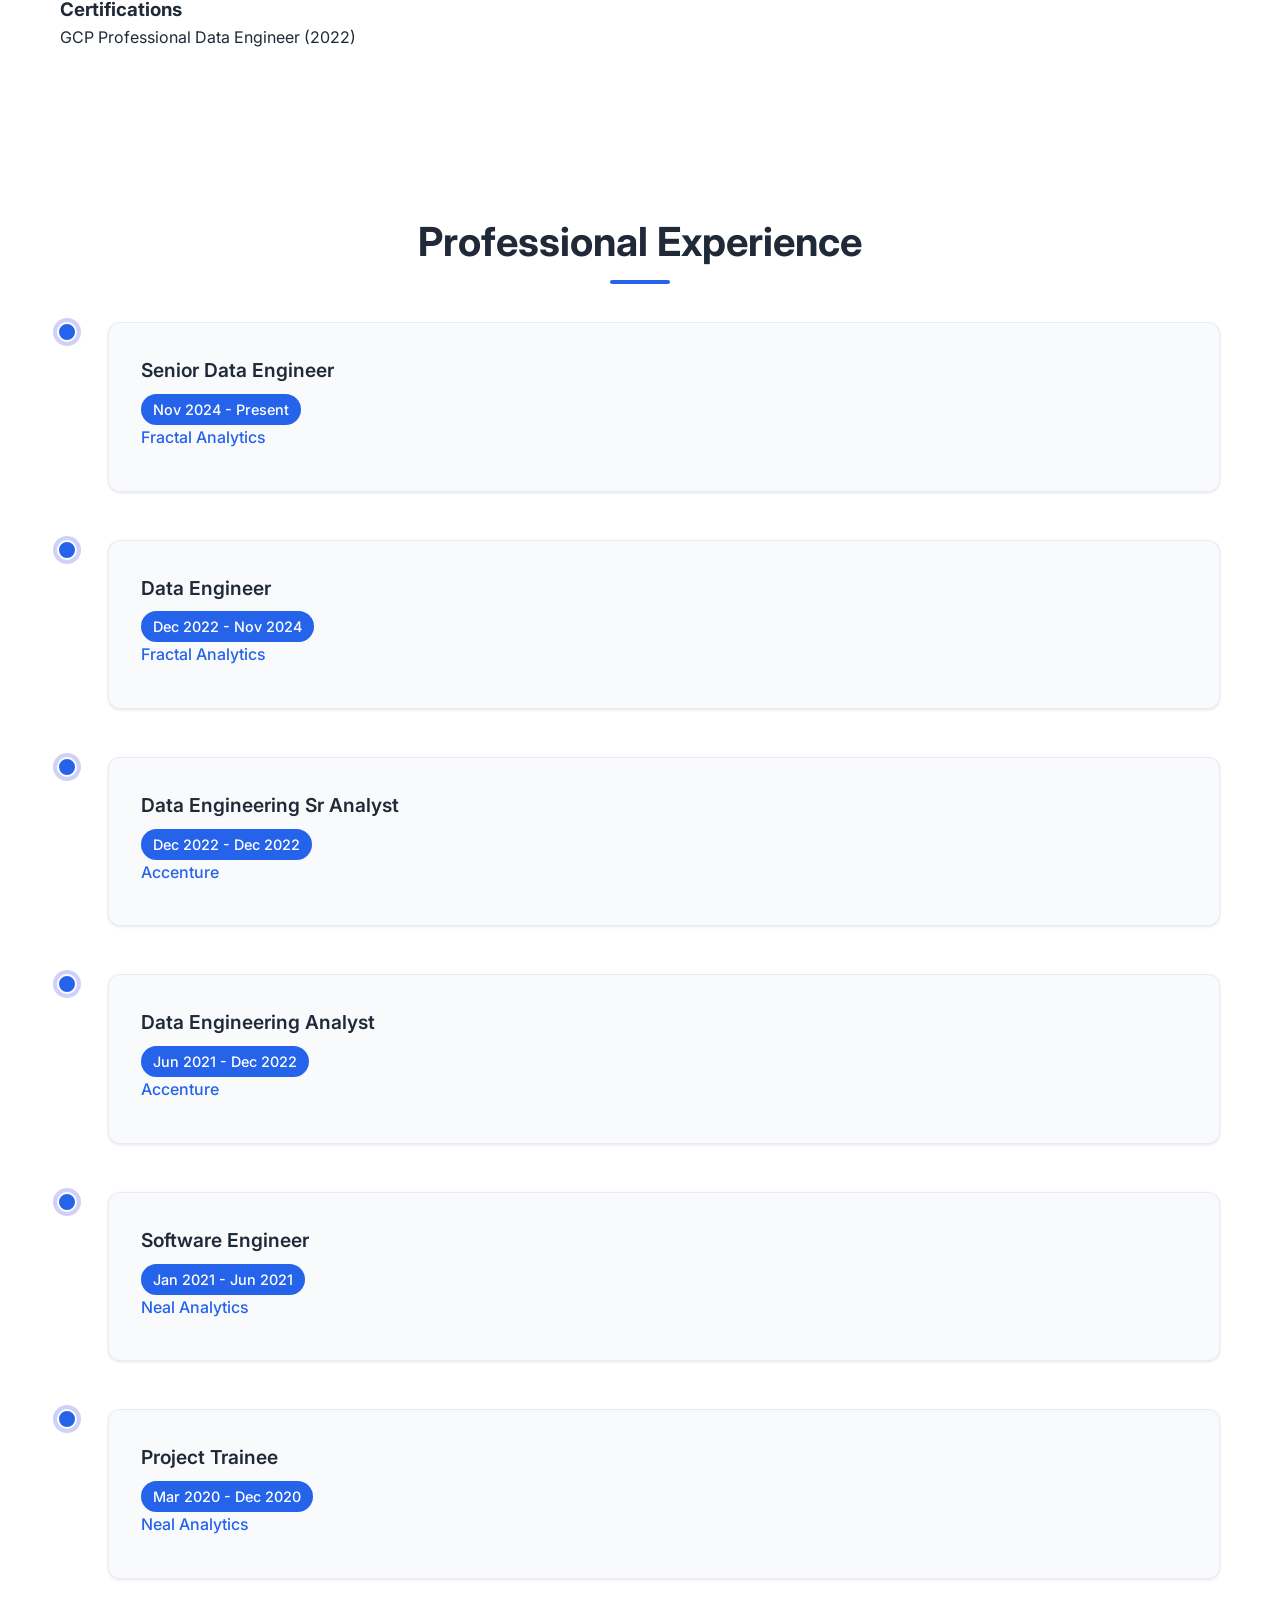
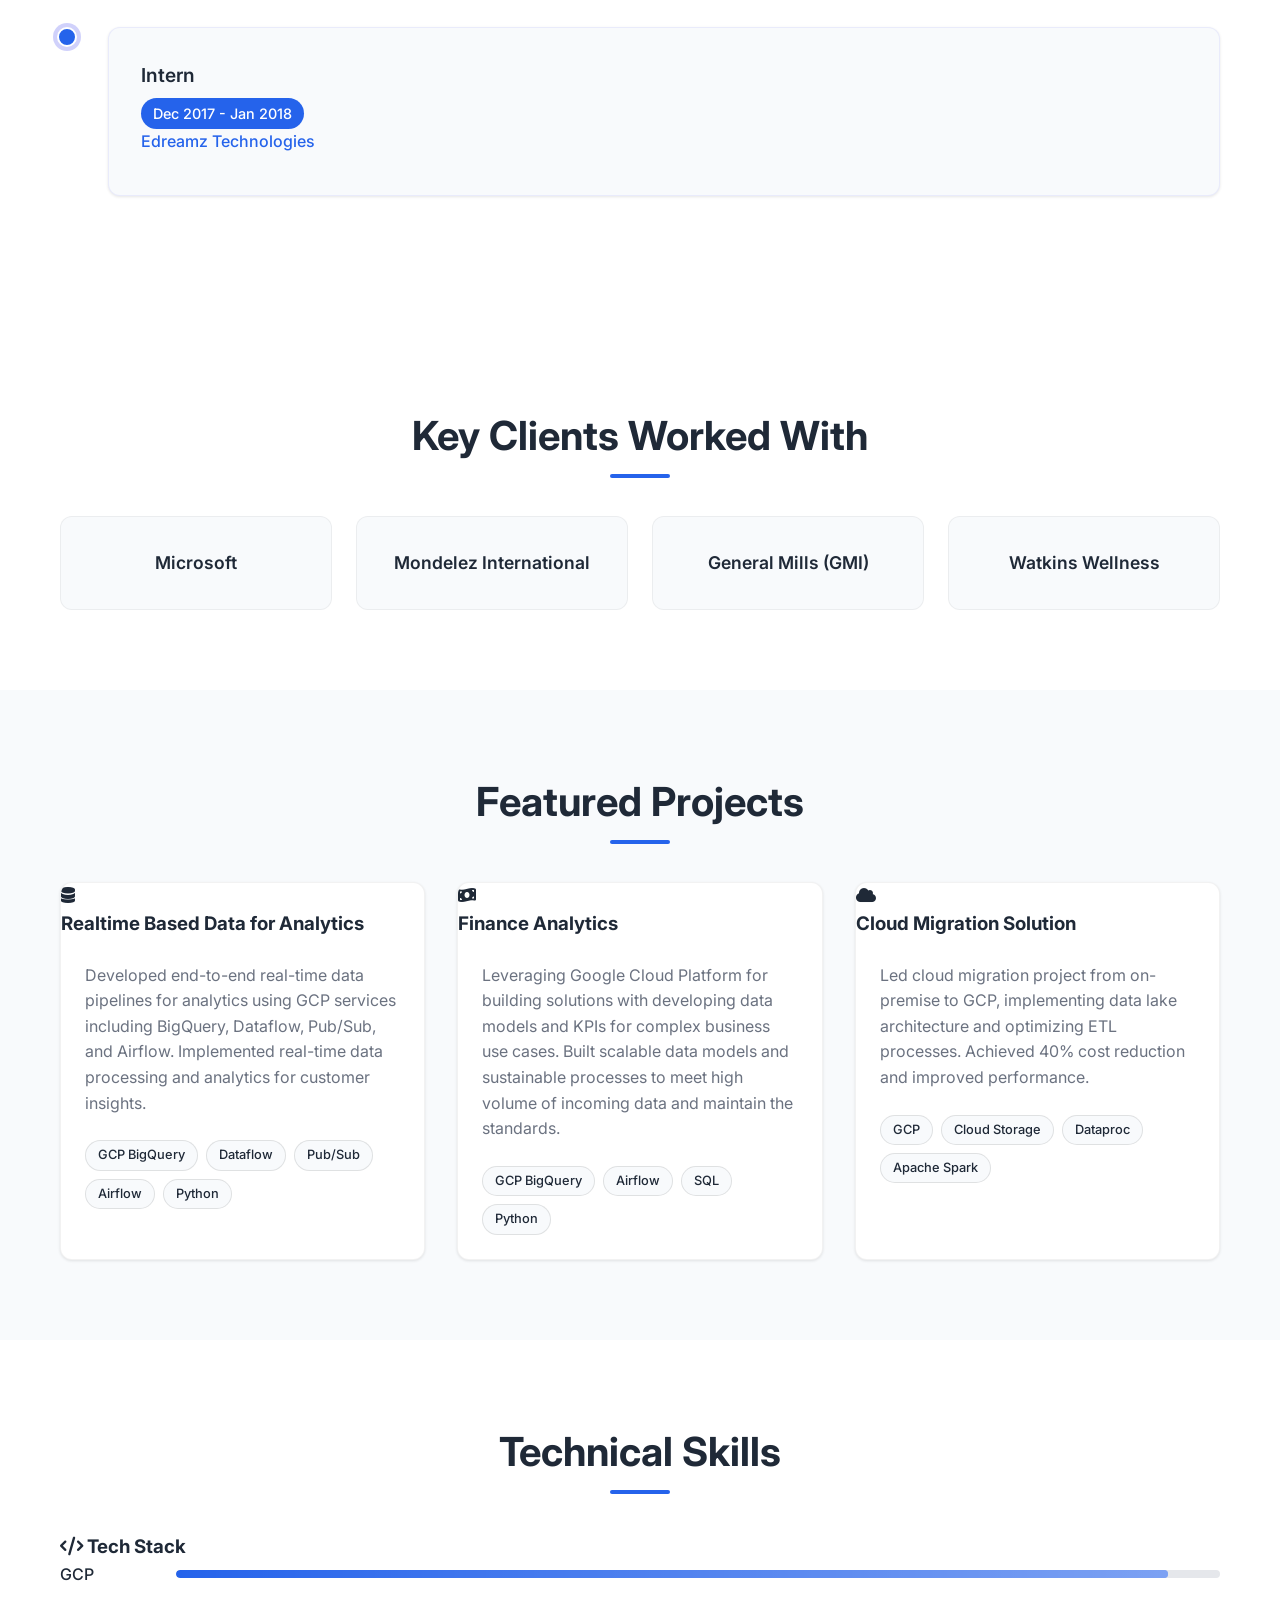
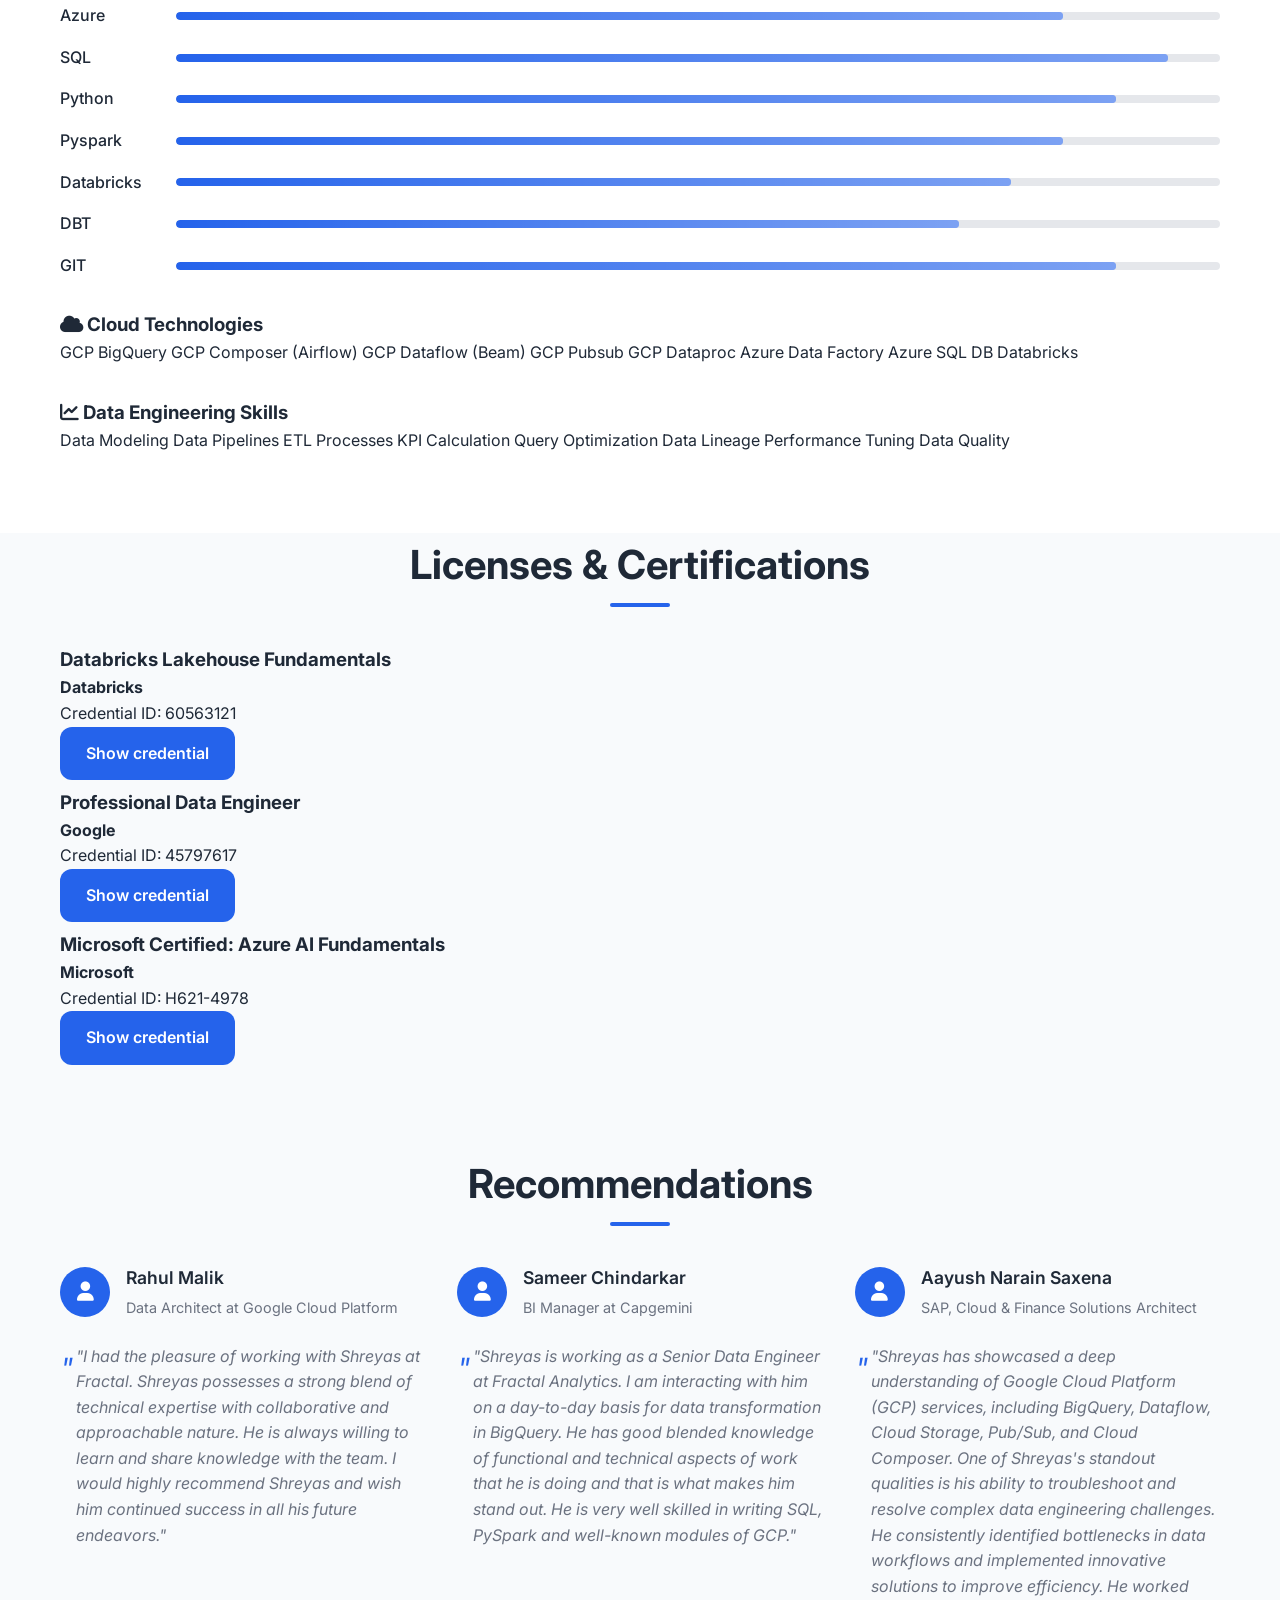
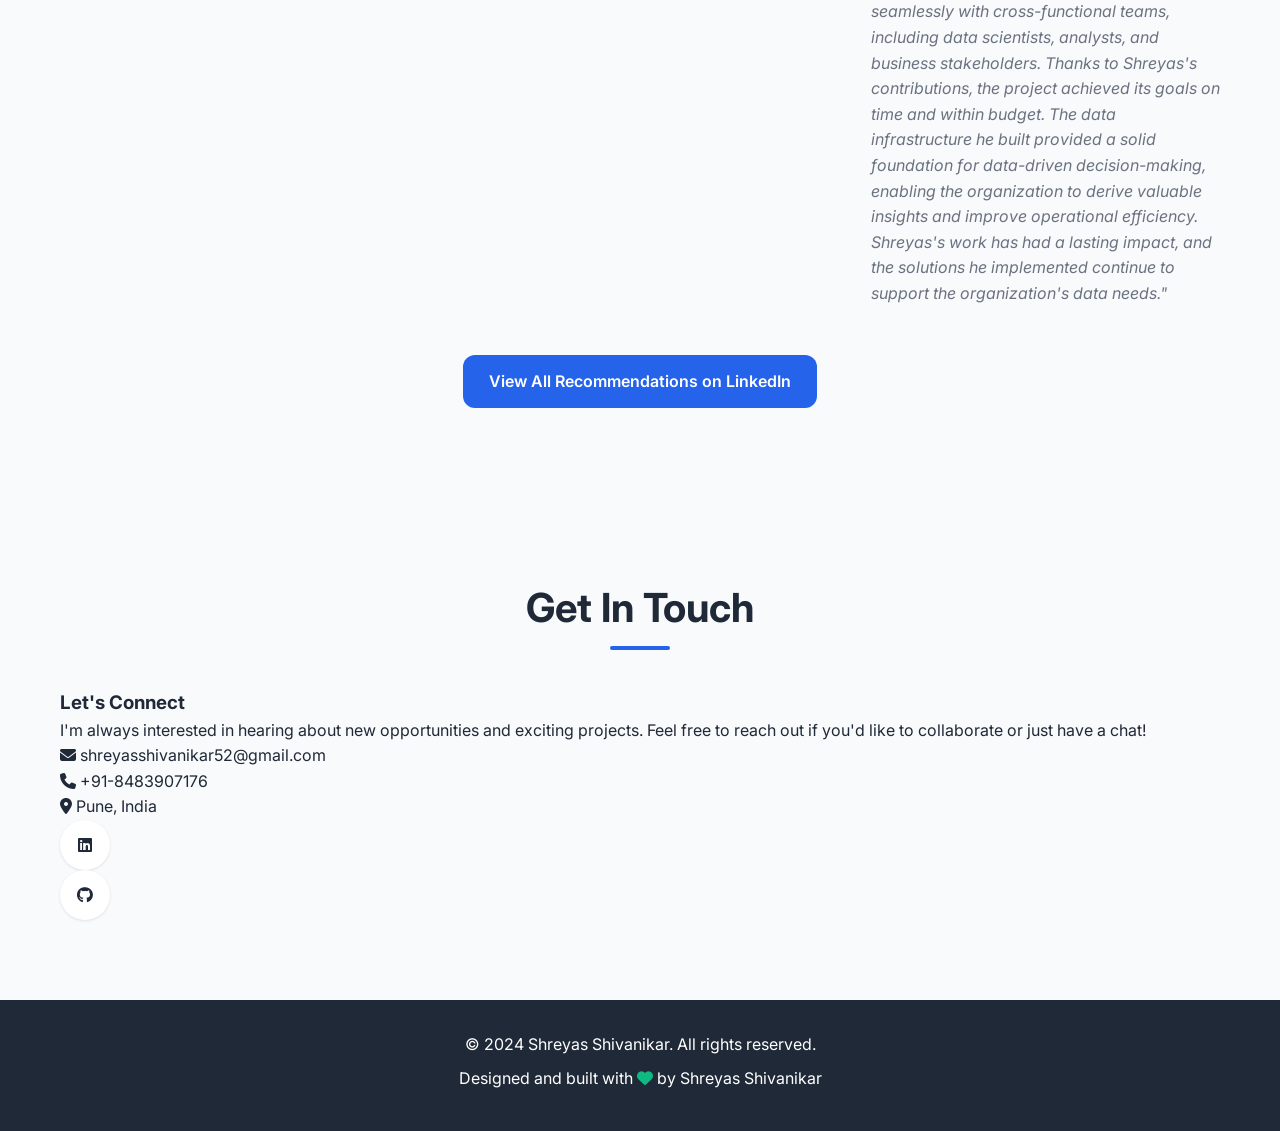
<file: index_backup.html>
<!DOCTYPE html>
<html lang="en">
<head>
    <meta charset="UTF-8">
    <meta name="viewport" content="width=device-width, initial-scale=1.0">
    <title>Shreyas Shivanikar - Portfolio</title>
    <link rel="stylesheet" href="styles.css">
    <link href="https://fonts.googleapis.com/css2?family=Inter:wght@300;400;500;600;700&display=swap" rel="stylesheet">
    <link rel="stylesheet" href="https://cdnjs.cloudflare.com/ajax/libs/font-awesome/6.4.0/css/all.min.css">
</head>
<body>
    <!-- Navigation -->
    <nav class="navbar">
        <div class="nav-container">
            <div class="nav-logo">
                <a href="#home">Shreyas Shivanikar</a>
            </div>
            <ul class="nav-menu">
                <li class="nav-item">
                    <a href="#home" class="nav-link">Home</a>
                </li>
                <li class="nav-item">
                    <a href="#about" class="nav-link">About</a>
                </li>
                <li class="nav-item">
                    <a href="#experience" class="nav-link">Experience</a>
                </li>
                <li class="nav-item">
                    <a href="#clients" class="nav-link">Clients</a>
                </li>
                <li class="nav-item">
                    <a href="#projects" class="nav-link">Projects</a>
                </li>
                <li class="nav-item">
                    <a href="#skills" class="nav-link">Skills</a>
                </li>
                <li class="nav-item">
                    <a href="#contact" class="nav-link">Contact</a>
                </li>
            </ul>
            <div class="nav-toggle" id="mobile-menu">
                <span class="bar"></span>
                <span class="bar"></span>
                <span class="bar"></span>
            </div>
        </div>
    </nav>

    <!-- Hero Section -->
    <section id="home" class="hero">
        <div class="hero-container">
            <div class="hero-content">
                <h1 class="hero-title">Hi, I'm <span class="highlight">Shreyas Shivanikar</span></h1>
                <p class="hero-subtitle">Sr. Data Engineer at Fractal Analytics | GCP Professional Data Engineer Certified</p>
                <p class="hero-description">
                    GCP Professional Data Engineering (PDE) certified engineer with 6 years of experience in cross-cloud (GCP & Azure), targeting opportunities in Data Engineering and Cloud Domain.
                    Expertise in Data Modeling, KPI calculation transformations, migration activities, and building robust Data pipelines to drive optimization and deliver data-driven solutions.
                </p>
                <div class="hero-buttons">
                    <a href="#contact" class="btn btn-primary">Get In Touch</a>
                    <a href="#projects" class="btn btn-secondary">View Projects</a>
                </div>
                <div class="hero-social">
                    <a href="https://linkedin.com/in/shreyas-shivanikar-906a01172" target="_blank" class="social-link">
                        <i class="fab fa-linkedin"></i>
                    </a>
                    <a href="https://github.com/shreyas2704" target="_blank" class="social-link">
                        <i class="fab fa-github"></i>
                    </a>
                    <a href="mailto:shreyasshivanikar52@gmail.com" class="social-link">
                        <i class="fas fa-envelope"></i>
                    </a>
                </div>
            </div>
            <div class="hero-image">
                <img src="Profile Photo.png" alt="Shreyas Shivanikar" class="profile-img">
            </div>
        </div>
    </section>

    <!-- About Section -->
    <section id="about" class="about">
        <div class="container">
            <h2 class="section-title">About Me</h2>
            <div class="about-content">
                <div class="about-text">
                    <p>
                        I am a GCP Professional Data Engineering (PDE) certified engineer with 6 years of experience in cross-cloud (GCP & Azure), targeting opportunities in Data Engineering and Cloud Domain.
                    </p>
                    <p>
                        My expertise includes Data Modeling, KPI calculation transformations, migration activities, building Data pipelines & analyzing data from multiple sources to drive optimization and improvement, and delivering data-driven solutions to difficult business challenges.
                    </p>
                    <p>
                        I am well-versed with Google Cloud Platform (BigQuery, Cloud Composer (Airflow), Dataflow (Apache Beam), Pubsub, Dataproc) and Azure (Azure Data Factory). I also have experience in Query Cost Optimizations (BQ) in data warehouse, batch data & streaming data, performance tuning, and Data lineage methods.
                    </p>
                    <div class="about-highlights">
                        <div class="highlight-item">
                            <i class="fas fa-graduation-cap"></i>
                            <div>
                                <h3>Education</h3>
                                <p>PG Diploma in Big Data Analytics - CDAC-IACSD (2020)</p>
                            </div>
                        </div>
                        <div class="highlight-item">
                            <i class="fas fa-briefcase"></i>
                            <div>
                                <h3>Experience</h3>
                                <p>6+ years in Data Engineering & Cloud</p>
                            </div>
                        </div>
                        <div class="highlight-item">
                            <i class="fas fa-trophy"></i>
                            <div>
                                <h3>Certifications</h3>
                                <p>GCP Professional Data Engineer (2022)</p>
                            </div>
                        </div>
                    </div>
                </div>
            </div>
        </div>
    </section>

    <!-- Experience Section -->
    <section id="experience" class="experience">
        <div class="container">
            <h2 class="section-title">Professional Experience</h2>
            <div class="timeline">
                <div class="timeline-item">
                    <div class="timeline-dot"></div>
                    <div class="timeline-content">
                        <div class="timeline-header">
                            <h3>Senior Data Engineer</h3>
                            <span class="timeline-date">Nov 2024 - Present</span>
                        </div>
                        <h4>Fractal Analytics</h4>
                    </div>
                </div>
                <div class="timeline-item">
                    <div class="timeline-dot"></div>
                    <div class="timeline-content">
                        <div class="timeline-header">
                            <h3>Data Engineer</h3>
                            <span class="timeline-date">Dec 2022 - Nov 2024</span>
                        </div>
                        <h4>Fractal Analytics</h4>
                    </div>
                </div>
                <div class="timeline-item">
                    <div class="timeline-dot"></div>
                    <div class="timeline-content">
                        <div class="timeline-header">
                            <h3>Data Engineering Sr Analyst</h3>
                            <span class="timeline-date">Dec 2022 - Dec 2022</span>
                        </div>
                        <h4>Accenture</h4>
                    </div>
                </div>
                <div class="timeline-item">
                    <div class="timeline-dot"></div>
                    <div class="timeline-content">
                        <div class="timeline-header">
                            <h3>Data Engineering Analyst</h3>
                            <span class="timeline-date">Jun 2021 - Dec 2022</span>
                        </div>
                        <h4>Accenture</h4>
                    </div>
                </div>
                <div class="timeline-item">
                    <div class="timeline-dot"></div>
                    <div class="timeline-content">
                        <div class="timeline-header">
                            <h3>Software Engineer</h3>
                            <span class="timeline-date">Jan 2021 - Jun 2021</span>
                        </div>
                        <h4>Neal Analytics</h4>
                    </div>
                </div>
                <div class="timeline-item">
                    <div class="timeline-dot"></div>
                    <div class="timeline-content">
                        <div class="timeline-header">
                            <h3>Project Trainee</h3>
                            <span class="timeline-date">Mar 2020 - Dec 2020</span>
                        </div>
                        <h4>Neal Analytics</h4>
                    </div>
                </div>
                <div class="timeline-item">
                    <div class="timeline-dot"></div>
                    <div class="timeline-content">
                        <div class="timeline-header">
                            <h3>Intern</h3>
                            <span class="timeline-date">Dec 2017 - Jan 2018</span>
                        </div>
                        <h4>Edreamz Technologies</h4>
                    </div>
                </div>
            </div>
        </div>
    </section>

    <!-- Key Clients Section -->
    <section id="clients" class="clients">
        <div class="container">
            <h2 class="section-title">Key Clients Worked With</h2>
            <div class="clients-grid">
                <div class="client-item">
                    <h3>Microsoft</h3>
                </div>
                <div class="client-item">
                    <h3>Mondelez International</h3>
                </div>
                <div class="client-item">
                    <h3>General Mills (GMI)</h3>
                </div>
                <div class="client-item">
                    <h3>Watkins Wellness</h3>
                </div>
            </div>
        </div>
    </section>

    <!-- Projects Section -->
    <section id="projects" class="projects">
        <div class="container">
            <h2 class="section-title">Featured Projects</h2>
            <div class="projects-grid">
                <div class="project-card">
                    <div class="project-image">
                        <div class="project-placeholder">
                            <i class="fas fa-database"></i>
                        </div>
                    </div>
                    <div class="project-content">
                        <h3>Realtime Based Data for Analytics</h3>
                        <p>Developed end-to-end real-time data pipelines for analytics using GCP services including BigQuery, Dataflow, Pub/Sub, and Airflow. Implemented real-time data processing and analytics for customer insights.</p>
                        <div class="project-tech">
                            <span class="tech-tag">GCP BigQuery</span>
                            <span class="tech-tag">Dataflow</span>
                            <span class="tech-tag">Pub/Sub</span>
                            <span class="tech-tag">Airflow</span>
                            <span class="tech-tag">Python</span>
                        </div>
                    </div>
                </div>
                <div class="project-card">
                    <div class="project-image">
                        <div class="project-placeholder">
                            <i class="fas fa-money-bill-wave"></i>
                        </div>
                    </div>
                    <div class="project-content">
                        <h3>Finance Analytics</h3>
                        <p>Leveraging Google Cloud Platform for building solutions with developing data models and KPIs for complex business use cases. Built scalable data models and sustainable processes to meet high volume of incoming data and maintain the standards.</p>
                        <div class="project-tech">
                            <span class="tech-tag">GCP BigQuery</span>
                            <span class="tech-tag">Airflow</span>
                            <span class="tech-tag">SQL</span>
                            <span class="tech-tag">Python</span>
                        </div>
                    </div>
                </div>
                <div class="project-card">
                    <div class="project-image">
                        <div class="project-placeholder">
                            <i class="fas fa-cloud"></i>
                        </div>
                    </div>
                    <div class="project-content">
                        <h3>Cloud Migration Solution</h3>
                        <p>Led cloud migration project from on-premise to GCP, implementing data lake architecture and optimizing ETL processes. Achieved 40% cost reduction and improved performance.</p>
                        <div class="project-tech">
                            <span class="tech-tag">GCP</span>
                            <span class="tech-tag">Cloud Storage</span>
                            <span class="tech-tag">Dataproc</span>
                            <span class="tech-tag">Apache Spark</span>
                        </div>
                    </div>
                </div>
            </div>
        </div>
    </section>

    <!-- Skills Section -->
    <section id="skills" class="skills">
        <div class="container">
            <h2 class="section-title">Technical Skills</h2>
            <div class="skills-grid">
                <div class="skill-category">
                    <h3><i class="fas fa-code"></i> Tech Stack</h3>
                    <div class="skill-list">
                        <div class="skill-item">
                            <span>GCP</span>
                            <div class="skill-bar">
                                <div class="skill-progress" style="width: 95%"></div>
                            </div>
                        </div>
                        <div class="skill-item">
                            <span>Azure</span>
                            <div class="skill-bar">
                                <div class="skill-progress" style="width: 85%"></div>
                            </div>
                        </div>
                        <div class="skill-item">
                            <span>SQL</span>
                            <div class="skill-bar">
                                <div class="skill-progress" style="width: 95%"></div>
                            </div>
                        </div>
                        <div class="skill-item">
                            <span>Python</span>
                            <div class="skill-bar">
                                <div class="skill-progress" style="width: 90%"></div>
                            </div>
                        </div>
                        <div class="skill-item">
                            <span>Pyspark</span>
                            <div class="skill-bar">
                                <div class="skill-progress" style="width: 85%"></div>
                            </div>
                        </div>
                        <div class="skill-item">
                            <span>Databricks</span>
                            <div class="skill-bar">
                                <div class="skill-progress" style="width: 80%"></div>
                            </div>
                        </div>
                        <div class="skill-item">
                            <span>DBT</span>
                            <div class="skill-bar">
                                <div class="skill-progress" style="width: 75%"></div>
                            </div>
                        </div>
                        <div class="skill-item">
                            <span>GIT</span>
                            <div class="skill-bar">
                                <div class="skill-progress" style="width: 90%"></div>
                            </div>
                        </div>
                    </div>
                </div>
                <div class="skill-category">
                    <h3><i class="fas fa-cloud"></i> Cloud Technologies</h3>
                    <div class="skill-tags">
                        <span class="skill-tag">GCP BigQuery</span>
                        <span class="skill-tag">GCP Composer (Airflow)</span>
                        <span class="skill-tag">GCP Dataflow (Beam)</span>
                        <span class="skill-tag">GCP Pubsub</span>
                        <span class="skill-tag">GCP Dataproc</span>
                        <span class="skill-tag">Azure Data Factory</span>
                        <span class="skill-tag">Azure SQL DB</span>
                        <span class="skill-tag">Databricks</span>
                    </div>
                </div>
                <div class="skill-category">
                    <h3><i class="fas fa-chart-line"></i> Data Engineering Skills</h3>
                    <div class="skill-tags">
                        <span class="skill-tag">Data Modeling</span>
                        <span class="skill-tag">Data Pipelines</span>
                        <span class="skill-tag">ETL Processes</span>
                        <span class="skill-tag">KPI Calculation</span>
                        <span class="skill-tag">Query Optimization</span>
                        <span class="skill-tag">Data Lineage</span>
                        <span class="skill-tag">Performance Tuning</span>
                        <span class="skill-tag">Data Quality</span>
                    </div>
                </div>
            </div>
        </div>
    </section>

    <!-- Certifications Section -->
    <section id="certifications" class="certifications">
        <div class="container">
            <h2 class="section-title">Licenses & Certifications</h2>
            <div class="certification-grid">
                <div class="certification-item">
                    <h3>Databricks Lakehouse Fundamentals</h3>
                    <h4>Databricks</h4>
                    <p>Credential ID: 60563121</p>
                    <a href="#" target="_blank" class="btn btn-primary">Show credential</a>
                </div>
                <div class="certification-item">
                    <h3>Professional Data Engineer</h3>
                    <h4>Google</h4>
                    <p>Credential ID: 45797617</p>
                    <a href="#" target="_blank" class="btn btn-primary">Show credential</a>
                </div>
                <div class="certification-item">
                    <h3>Microsoft Certified: Azure AI Fundamentals</h3>
                    <h4>Microsoft</h4>
                    <p>Credential ID: H621-4978</p>
                    <a href="#" target="_blank" class="btn btn-primary">Show credential</a>
                </div>
            </div>
        </div>
    </section>

    <!-- Recommendations Section -->
    <section id="recommendations" class="recommendations">
        <div class="container">
            <h2 class="section-title">Recommendations</h2>
            <div class="recommendations-grid">
                <div class="recommendation-item">
                    <div class="recommendation-header">
                        <div class="recommendation-avatar">
                            <i class="fas fa-user"></i>
                        </div>
                        <div class="recommendation-info">
                            <h4>Rahul Malik</h4>
                            <p>Data Architect at Google Cloud Platform</p>
                        </div>
                    </div>
                    <div class="recommendation-content">
                        <p>"I had the pleasure of working with Shreyas at Fractal. Shreyas possesses a strong blend of technical expertise with collaborative and approachable nature. He is always willing to learn and share knowledge with the team. I would highly recommend Shreyas and wish him continued success in all his future endeavors."</p>
                    </div>
                </div>
                <div class="recommendation-item">
                    <div class="recommendation-header">
                        <div class="recommendation-avatar">
                            <i class="fas fa-user"></i>
                        </div>
                        <div class="recommendation-info">
                            <h4>Sameer Chindarkar</h4>
                            <p>BI Manager at Capgemini</p>
                        </div>
                    </div>
                    <div class="recommendation-content">
                        <p>"Shreyas is working as a Senior Data Engineer at Fractal Analytics. I am interacting with him on a day-to-day basis for data transformation in BigQuery. He has good blended knowledge of functional and technical aspects of work that he is doing and that is what makes him stand out. He is very well skilled in writing SQL, PySpark and well-known modules of GCP."</p>
                    </div>
                </div>
                <div class="recommendation-item">
                    <div class="recommendation-header">
                        <div class="recommendation-avatar">
                            <i class="fas fa-user"></i>
                        </div>
                        <div class="recommendation-info">
                            <h4>Aayush Narain Saxena</h4>
                            <p>SAP, Cloud & Finance Solutions Architect</p>
                        </div>
                    </div>
                    <div class="recommendation-content">
                        <p>"Shreyas has showcased a deep understanding of Google Cloud Platform (GCP) services, including BigQuery, Dataflow, Cloud Storage, Pub/Sub, and Cloud Composer. One of Shreyas's standout qualities is his ability to troubleshoot and resolve complex data engineering challenges. He consistently identified bottlenecks in data workflows and implemented innovative solutions to improve efficiency. He worked seamlessly with cross-functional teams, including data scientists, analysts, and business stakeholders. Thanks to Shreyas's contributions, the project achieved its goals on time and within budget. The data infrastructure he built provided a solid foundation for data-driven decision-making, enabling the organization to derive valuable insights and improve operational efficiency. Shreyas's work has had a lasting impact, and the solutions he implemented continue to support the organization's data needs."</p>
                    </div>
                </div>
            </div>
            <div class="recommendations-footer">
                <a href="https://www.linkedin.com/in/shreyas-shivanikar-906a01172/details/recommendations/?detailScreenTabIndex=0" target="_blank" class="btn btn-primary">View All Recommendations on LinkedIn</a>
            </div>
        </div>
    </section>

    <!-- Contact Section -->
    <section id="contact" class="contact">
        <div class="container">
            <h2 class="section-title">Get In Touch</h2>
            <div class="contact-content">
                <div class="contact-info">
                    <h3>Let's Connect</h3>
                    <p>I'm always interested in hearing about new opportunities and exciting projects. 
                    Feel free to reach out if you'd like to collaborate or just have a chat!</p>
                    <div class="contact-details">
                        <div class="contact-item">
                            <i class="fas fa-envelope"></i>
                            <span>shreyasshivanikar52@gmail.com</span>
                        </div>
                        <div class="contact-item">
                            <i class="fas fa-phone"></i>
                            <span>+91-8483907176</span>
                        </div>
                        <div class="contact-item">
                            <i class="fas fa-map-marker-alt"></i>
                            <span>Pune, India</span>
                        </div>
                    </div>
                    <div class="contact-social">
                        <a href="https://linkedin.com/in/shreyas-shivanikar-906a01172" target="_blank" class="social-link">
                            <i class="fab fa-linkedin"></i>
                        </a>
                        <a href="https://github.com/shreyas2704" target="_blank" class="social-link">
                            <i class="fab fa-github"></i>
                        </a>
                    </div>
                </div>
            </div>
        </div>
    </section>

    <!-- Footer -->
    <footer class="footer">
        <div class="container">
            <p>&copy; 2024 Shreyas Shivanikar. All rights reserved.</p>
            <p>Designed and built with <i class="fas fa-heart"></i> by Shreyas Shivanikar</p>
        </div>
    </footer>

    <script src="script.js"></script>
</body>
</html>
</file>
<file: styles.css>
/* CSS Variables */
:root {
    --primary-color: #2563eb;
    --secondary-color: #64748b;
    --accent-color: #10b981;
    --text-dark: #1f2937;
    --text-light: #6b7280;
    --bg-white: #ffffff;
    --bg-light: #f8fafc;
    --bg-gray: #f1f5f9;
    --shadow-sm: 0 1px 3px rgba(0, 0, 0, 0.1);
    --shadow-md: 0 4px 6px rgba(0, 0, 0, 0.1);
    --shadow-lg: 0 10px 15px rgba(0, 0, 0, 0.1);
    --border-radius: 12px;
    --transition: all 0.3s ease;
}

/* Reset and Base Styles */
* {
    margin: 0;
    padding: 0;
    box-sizing: border-box;
}

body {
    font-family: 'Inter', sans-serif;
    line-height: 1.6;
    color: var(--text-dark);
    background: var(--bg-light);
    overflow-x: hidden;
}

.container {
    max-width: 1200px;
    margin: 0 auto;
    padding: 0 20px;
}

.section-title {
    font-size: 2.5rem;
    font-weight: 700;
    text-align: center;
    margin-bottom: 3rem;
    color: var(--text-dark);
    position: relative;
}

.section-title::after {
    content: '';
    position: absolute;
    bottom: -10px;
    left: 50%;
    transform: translateX(-50%);
    width: 60px;
    height: 4px;
    background: var(--primary-color);
    border-radius: 2px;
}

/* Navigation */
.navbar {
    position: fixed;
    top: 0;
    width: 100%;
    background: rgba(255, 255, 255, 0.95);
    backdrop-filter: blur(10px);
    z-index: 1000;
    box-shadow: var(--shadow-sm);
    transition: var(--transition);
}

.nav-container {
    max-width: 1200px;
    margin: 0 auto;
    padding: 1rem 20px;
    display: flex;
    justify-content: space-between;
    align-items: center;
}

.nav-logo h2 {
    color: var(--primary-color);
    font-weight: 700;
    font-size: 1.5rem;
}

.nav-menu {
    display: flex;
    gap: 2rem;
    align-items: center;
}

.nav-link {
    text-decoration: none;
    color: var(--text-dark);
    font-weight: 500;
    transition: var(--transition);
    position: relative;
}

.nav-link::after {
    content: '';
    position: absolute;
    bottom: -5px;
    left: 0;
    width: 0;
    height: 2px;
    background: var(--primary-color);
    transition: var(--transition);
}

.nav-link:hover::after {
    width: 100%;
}

.nav-link:hover {
    color: var(--primary-color);
}

.nav-toggle {
    display: none;
    background: none;
    border: none;
    font-size: 1.5rem;
    color: var(--text-dark);
    cursor: pointer;
}

/* Hero Section */
.hero {
    min-height: 100vh;
    display: flex;
    align-items: center;
    background: linear-gradient(135deg, var(--bg-white) 0%, var(--bg-light) 100%);
    padding: 2rem 0;
}

.hero-container {
    max-width: 1200px;
    margin: 0 auto;
    padding: 0 20px;
    width: 100%;
}

.hero-content {
    display: grid;
    grid-template-columns: 1fr 1fr;
    gap: 3rem;
    align-items: center;
    margin-bottom: 2rem;
}

.hero-title {
    font-size: 3.5rem;
    font-weight: 700;
    color: var(--text-dark);
    margin-bottom: 1rem;
    line-height: 1.2;
}

.hero-subtitle {
    font-size: 1.5rem;
    color: var(--primary-color);
    font-weight: 600;
    margin-bottom: 1.5rem;
}

.hero-description {
    font-size: 1.1rem;
    color: var(--text-light);
    margin-bottom: 2rem;
    line-height: 1.7;
}

.hero-buttons {
    display: flex;
    gap: 1rem;
    flex-wrap: wrap;
}

.btn {
    display: inline-block;
    padding: 12px 24px;
    border-radius: var(--border-radius);
    text-decoration: none;
    font-weight: 600;
    transition: var(--transition);
    cursor: pointer;
    border: 2px solid transparent;
}

.btn-primary {
    background: var(--primary-color);
    color: white;
}

.btn-primary:hover {
    background: #1d4ed8;
    transform: translateY(-2px);
    box-shadow: var(--shadow-md);
}

.btn-outline {
    background: transparent;
    color: var(--primary-color);
    border: 2px solid var(--primary-color);
}

.btn-outline:hover {
    background: var(--primary-color);
    color: white;
    transform: translateY(-2px);
    box-shadow: var(--shadow-md);
}

.hero-image {
    display: flex;
    justify-content: center;
    align-items: center;
}

.profile-img {
    width: 400px;
    height: 400px;
    border-radius: 50%;
    object-fit: contain;
    object-position: center;
    border: 4px solid var(--primary-color);
    box-shadow: var(--shadow-lg);
    transition: var(--transition);
}

.profile-img:hover {
    transform: scale(1.05);
}

.hero-social {
    display: flex;
    justify-content: center;
    gap: 1.5rem;
    margin-top: 2rem;
}

.social-link {
    display: flex;
    align-items: center;
    justify-content: center;
    width: 50px;
    height: 50px;
    border-radius: 50%;
    background: var(--bg-white);
    color: var(--text-dark);
    text-decoration: none;
    box-shadow: var(--shadow-sm);
    transition: var(--transition);
}

.social-link:hover {
    background: var(--primary-color);
    color: white;
    transform: translateY(-3px);
    box-shadow: var(--shadow-md);
}

/* About Section */
.about {
    padding: 5rem 0;
    background: var(--bg-white);
}

.about-grid {
    display: grid;
    grid-template-columns: repeat(auto-fit, minmax(300px, 1fr));
    gap: 2rem;
    margin-top: 3rem;
}

.about-card {
    background: var(--bg-light);
    padding: 2rem;
    border-radius: var(--border-radius);
    text-align: center;
    transition: var(--transition);
    border: 1px solid rgba(0, 0, 0, 0.05);
}

.about-card:hover {
    transform: translateY(-5px);
    box-shadow: var(--shadow-md);
}

.about-icon {
    width: 60px;
    height: 60px;
    border-radius: 50%;
    background: var(--primary-color);
    display: flex;
    align-items: center;
    justify-content: center;
    margin: 0 auto 1rem;
    color: white;
    font-size: 1.5rem;
}

.about-card h3 {
    font-size: 1.3rem;
    font-weight: 600;
    margin-bottom: 1rem;
    color: var(--text-dark);
}

.about-card p {
    color: var(--text-light);
    line-height: 1.6;
}

/* Experience Section */
.experience {
    padding: 5rem 0;
    background: var(--bg-white);
}

.experience-timeline {
    position: relative;
    margin-top: 3rem;
    padding-left: 3rem;
}

.experience-timeline::before {
    content: '';
    position: absolute;
    left: 0;
    top: 0;
    height: 100%;
    width: 3px;
    background: linear-gradient(180deg, var(--primary-color), var(--accent-color));
    z-index: 1;
}

.timeline-item {
    position: relative;
    margin-bottom: 3rem;
    padding-left: 2rem;
}

.timeline-item::before {
    content: '';
    position: absolute;
    left: -3px;
    top: 0;
    width: 16px;
    height: 16px;
    border-radius: 50%;
    background: var(--primary-color);
    box-shadow: 0 0 0 4px rgba(99, 102, 241, 0.3);
    z-index: 2;
    border: 2px solid var(--bg-white);
}

.timeline-content {
    background: var(--bg-light);
    padding: 2rem;
    border-radius: var(--border-radius);
    border: 1px solid rgba(99, 102, 241, 0.1);
    box-shadow: var(--shadow-sm);
    transition: var(--transition);
    position: relative;
    margin-left: 1rem;
}

.timeline-content:hover {
    transform: translateX(5px);
    box-shadow: var(--shadow-md);
}

.timeline-content h3 {
    font-size: 1.2rem;
    font-weight: 600;
    color: var(--text-dark);
    margin-bottom: 0.5rem;
}

.timeline-content h4 {
    font-size: 1rem;
    font-weight: 500;
    color: var(--primary-color);
    margin-bottom: 0.5rem;
}

.timeline-date {
    font-size: 0.9rem;
    color: var(--text-light);
    background: var(--primary-color);
    color: white;
    padding: 0.25rem 0.75rem;
    border-radius: 20px;
    font-weight: 500;
    display: inline-block;
}

/* Clients Section */
.clients {
    padding: 5rem 0;
    background: var(--bg-white);
}

.clients-grid {
    display: grid;
    grid-template-columns: repeat(auto-fit, minmax(200px, 1fr));
    gap: 1.5rem;
    margin-top: 3rem;
}

.client-item {
    background: var(--bg-light);
    padding: 2rem;
    border-radius: var(--border-radius);
    text-align: center;
    transition: var(--transition);
    border: 1px solid rgba(0, 0, 0, 0.05);
}

.client-item:hover {
    transform: translateY(-3px);
    box-shadow: var(--shadow-md);
}

.client-item h3 {
    font-size: 1.1rem;
    font-weight: 600;
    color: var(--text-dark);
    margin: 0;
}

/* Projects Section */
.projects {
    padding: 5rem 0;
    background: var(--bg-light);
}

.projects-grid {
    display: grid;
    grid-template-columns: repeat(auto-fit, minmax(300px, 1fr));
    gap: 2rem;
    margin-top: 3rem;
}

.project-card {
    background: var(--bg-white);
    border-radius: var(--border-radius);
    overflow: hidden;
    box-shadow: var(--shadow-sm);
    transition: var(--transition);
    border: 1px solid rgba(0, 0, 0, 0.05);
}

.project-card:hover {
    transform: translateY(-5px);
    box-shadow: var(--shadow-md);
}

.project-header {
    background: var(--primary-color);
    color: white;
    padding: 1.5rem;
    text-align: center;
}

.project-header i {
    font-size: 2rem;
    margin-bottom: 1rem;
}

.project-header h3 {
    font-size: 1.2rem;
    font-weight: 600;
    margin: 0;
}

.project-card p {
    padding: 1.5rem;
    color: var(--text-light);
    line-height: 1.6;
}

.project-tech {
    padding: 0 1.5rem 1.5rem;
    display: flex;
    flex-wrap: wrap;
    gap: 0.5rem;
}

.tech-tag {
    background: var(--bg-light);
    color: var(--text-dark);
    padding: 0.25rem 0.75rem;
    border-radius: 20px;
    font-size: 0.8rem;
    font-weight: 500;
    border: 1px solid rgba(0, 0, 0, 0.1);
}

/* Skills Section */
.skills {
    padding: 5rem 0;
    background: var(--bg-white);
}

.skills-grid {
    display: grid;
    grid-template-columns: 1fr;
    gap: 2rem;
    margin-top: 3rem;
}

.skill-card {
    background: var(--bg-light);
    padding: 2rem;
    border-radius: var(--border-radius);
    border: 1px solid rgba(0, 0, 0, 0.05);
}

.skill-card h3 {
    font-size: 1.3rem;
    font-weight: 600;
    margin-bottom: 2rem;
    color: var(--text-dark);
    text-align: center;
}

.skill-list {
    display: flex;
    flex-direction: column;
    gap: 1rem;
}

.skill-item {
    display: flex;
    align-items: center;
    gap: 1rem;
}

.skill-item span {
    min-width: 100px;
    font-weight: 500;
    color: var(--text-dark);
}

.skill-bar {
    flex: 1;
    height: 8px;
    background: #e5e7eb;
    border-radius: 4px;
    overflow: hidden;
}

.skill-progress {
    height: 100%;
    background: var(--primary-color);
    border-radius: 4px;
    transition: width 1s ease;
}

/* Contact Section */
.contact {
    padding: 5rem 0;
    background: var(--bg-light);
}

.contact-grid {
    display: grid;
    grid-template-columns: repeat(auto-fit, minmax(250px, 1fr));
    gap: 1.5rem;
    margin-top: 3rem;
}

.contact-card {
    background: var(--bg-white);
    padding: 2rem;
    border-radius: var(--border-radius);
    text-align: center;
    transition: var(--transition);
    border: 1px solid rgba(0, 0, 0, 0.05);
}

.contact-card:hover {
    transform: translateY(-3px);
    box-shadow: var(--shadow-md);
}

.contact-icon {
    width: 50px;
    height: 50px;
    border-radius: 50%;
    background: var(--primary-color);
    display: flex;
    align-items: center;
    justify-content: center;
    margin: 0 auto 1rem;
    color: white;
    font-size: 1.2rem;
}

.contact-card h3 {
    font-size: 1.1rem;
    font-weight: 600;
    margin-bottom: 0.5rem;
    color: var(--text-dark);
}

.contact-card p {
    color: var(--text-light);
    margin-bottom: 0;
}

.contact-card a {
    color: var(--primary-color);
    text-decoration: none;
    font-weight: 500;
    transition: var(--transition);
}

.contact-card a:hover {
    color: var(--secondary-color);
}

/* Recommendations Section */
.recommendations {
    padding: 5rem 0;
    background: var(--bg-light);
}

.recommendations-grid {
    display: grid;
    grid-template-columns: repeat(auto-fit, minmax(300px, 1fr));
    gap: 2rem;
    margin-top: 3rem;
}

.recommendation-card {
    background: var(--bg-white);
    border-radius: var(--border-radius);
    padding: 2rem;
    box-shadow: var(--shadow-sm);
    transition: var(--transition);
    border: 1px solid rgba(0, 0, 0, 0.05);
}

.recommendation-card:hover {
    transform: translateY(-5px);
    box-shadow: var(--shadow-md);
}

.recommendation-header {
    display: flex;
    align-items: center;
    gap: 1rem;
    margin-bottom: 1.5rem;
}

.recommendation-avatar {
    width: 50px;
    height: 50px;
    border-radius: 50%;
    background: var(--primary-color);
    display: flex;
    align-items: center;
    justify-content: center;
    color: white;
    font-size: 1.2rem;
    flex-shrink: 0;
}

.recommendation-info h4 {
    font-size: 1.1rem;
    font-weight: 600;
    color: var(--text-dark);
    margin-bottom: 0.25rem;
}

.recommendation-info p {
    font-size: 0.9rem;
    color: var(--text-light);
    margin: 0;
}

.recommendation-content {
    color: var(--text-light);
    line-height: 1.6;
    font-style: italic;
    position: relative;
    padding-left: 1rem;
}

.recommendation-content::before {
    content: '"';
    position: absolute;
    left: 0;
    top: 0;
    color: var(--primary-color);
    font-size: 2rem;
    font-style: italic;
}

.recommendations-footer {
    text-align: center;
    margin-top: 3rem;
}

/* Education Section */
.education {
    padding: 5rem 0;
    background: var(--bg-light);
}

.education-grid {
    display: grid;
    grid-template-columns: repeat(auto-fit, minmax(350px, 1fr));
    gap: 2rem;
    margin-top: 3rem;
}

.edu-card {
    background: var(--bg-white);
    padding: 2rem;
    border-radius: var(--border-radius);
    box-shadow: var(--shadow-sm);
    transition: var(--transition);
    border: 1px solid rgba(99, 102, 241, 0.1);
    position: relative;
    overflow: hidden;
}

.edu-card:hover {
    transform: translateY(-5px);
    box-shadow: var(--shadow-md);
}

.edu-card::before {
    content: '';
    position: absolute;
    top: 0;
    left: 0;
    width: 100%;
    height: 100%;
    background: linear-gradient(45deg, transparent 30%, rgba(99, 102, 241, 0.05) 70%, transparent 100%);
    pointer-events: none;
}

.edu-header {
    display: flex;
    align-items: center;
    gap: 1rem;
    margin-bottom: 1.5rem;
}

.edu-icon {
    width: 60px;
    height: 60px;
    border-radius: 50%;
    background: linear-gradient(135deg, var(--primary-color), var(--primary-dark));
    display: flex;
    align-items: center;
    justify-content: center;
    color: white;
    font-size: 1.5rem;
    box-shadow: var(--shadow-md);
}

.edu-info h3 {
    font-size: 1.3rem;
    font-weight: 600;
    color: var(--text-dark);
    margin-bottom: 0.25rem;
}

.edu-info h4 {
    font-size: 1.1rem;
    font-weight: 500;
    color: var(--primary-color);
    margin-bottom: 0.5rem;
}

.edu-date {
    font-size: 0.9rem;
    color: var(--text-light);
    background: var(--primary-color);
    color: white;
    padding: 0.25rem 0.75rem;
    border-radius: 20px;
    font-weight: 500;
    display: inline-block;
}

.edu-details {
    color: var(--text-light);
    line-height: 1.6;
    margin-top: 1rem;
}

/* Enhanced Animations */
@keyframes fadeInUp {
    from {
        opacity: 0;
        transform: translateY(30px);
    }
    to {
        opacity: 1;
        transform: translateY(0);
    }
}

@keyframes fadeInDown {
    from {
        opacity: 0;
        transform: translateY(-30px);
    }
    to {
        opacity: 1;
        transform: translateY(0);
    }
}

@keyframes fadeInLeft {
    from {
        opacity: 0;
        transform: translateX(-30px);
    }
    to {
        opacity: 1;
        transform: translateX(0);
    }
}

@keyframes fadeInRight {
    from {
        opacity: 0;
        transform: translateX(30px);
    }
    to {
        opacity: 1;
        transform: translateX(0);
    }
}

@keyframes scaleIn {
    from {
        opacity: 0;
        transform: scale(0.8);
    }
    to {
        opacity: 1;
        transform: scale(1);
    }
}

@keyframes pulse {
    0%, 100% {
        transform: scale(1);
    }
    50% {
        transform: scale(1.05);
    }
}

@keyframes shimmer {
    0% {
        background-position: -200% 0;
    }
    100% {
        background-position: 200% 0;
    }
}

@keyframes float {
    0%, 100% {
        transform: translateY(0px);
    }
    50% {
        transform: translateY(-10px);
    }
}

@keyframes glow {
    0%, 100% {
        box-shadow: 0 0 5px rgba(37, 99, 235, 0.5);
    }
    50% {
        box-shadow: 0 0 20px rgba(37, 99, 235, 0.8);
    }
}

/* Animated Elements */
.animate-in {
    animation: fadeInUp 0.6s ease-out forwards;
}

.animate-left {
    animation: fadeInLeft 0.6s ease-out forwards;
}

.animate-right {
    animation: fadeInRight 0.6s ease-out forwards;
}

.animate-scale {
    animation: scaleIn 0.6s ease-out forwards;
}

/* Floating Elements */
.floating {
    animation: float 3s ease-in-out infinite;
}

/* Pulse Animation */
.pulse {
    animation: pulse 2s ease-in-out infinite;
}

/* Glow Animation */
.glow {
    animation: glow 2s ease-in-out infinite;
}

/* Shimmer Effect */
.shimmer {
    position: relative;
    overflow: hidden;
}

.shimmer::before {
    content: '';
    position: absolute;
    top: 0;
    left: 0;
    width: 100%;
    height: 100%;
    background: linear-gradient(90deg, transparent, rgba(255, 255, 255, 0.3), transparent);
    background-size: 200% 100%;
    animation: shimmer 2s infinite;
}

/* Theme Toggle Button */
.theme-toggle {
    position: fixed;
    top: 20px;
    right: 20px;
    background: rgba(255, 255, 255, 0.95);
    color: #2563eb;
    border: 2px solid #2563eb;
    border-radius: 50%;
    width: 50px;
    height: 50px;
    display: flex;
    align-items: center;
    justify-content: center;
    cursor: pointer;
    font-size: 1.2rem;
    transition: var(--transition);
    z-index: 1001;
    box-shadow: 0 4px 12px rgba(37, 99, 235, 0.3);
}

.theme-toggle:hover {
    background: rgba(37, 99, 235, 0.1);
    transform: scale(1.1);
    border-color: #1d4ed8;
    box-shadow: 0 6px 16px rgba(37, 99, 235, 0.4);
}

/* Dark Theme Variables */
[data-theme="dark"] {
    --bg-white: #0f172a;
    --bg-light: #1e293b;
    --text-dark: #f1f5f9;
    --text-light: #94a3b8;
    --primary-color: #818cf8;
    --primary-dark: #6366f1;
    --accent-color: #f59e0b;
    --shadow-sm: 0 2px 4px rgba(0, 0, 0, 0.3);
    --shadow-md: 0 4px 6px rgba(0, 0, 0, 0.4);
    --shadow-lg: 0 10px 15px rgba(0, 0, 0, 0.5);
}

/* Dark Theme Specific Styles */
[data-theme="dark"] .navbar {
    background: rgba(15, 23, 42, 0.95) !important;
    border-bottom: 1px solid rgba(129, 140, 248, 0.2);
}

[data-theme="dark"] .hero {
    background: linear-gradient(135deg, #0f172a 0%, #1e293b 100%);
}

[data-theme="dark"] .timeline-content:hover {
    transform: translateX(5px);
    box-shadow: 0 4px 6px rgba(129, 140, 248, 0.3);
    border-color: rgba(129, 140, 248, 0.3);
}

[data-theme="dark"] .edu-card:hover {
    transform: translateY(-5px);
    box-shadow: 0 4px 6px rgba(129, 140, 248, 0.3);
    border-color: rgba(129, 140, 248, 0.3);
}

[data-theme="dark"] .recommendation-card:hover {
    transform: translateY(-5px);
    box-shadow: 0 4px 6px rgba(129, 140, 248, 0.3);
    border-color: rgba(129, 140, 248, 0.3);
}

[data-theme="dark"] .project-card:hover {
    transform: translateY(-5px);
    box-shadow: 0 4px 6px rgba(129, 140, 248, 0.3);
    border-color: rgba(129, 140, 248, 0.3);
}

[data-theme="dark"] .client-item:hover {
    transform: translateY(-5px);
    box-shadow: 0 4px 6px rgba(129, 140, 248, 0.3);
    border-color: rgba(129, 140, 248, 0.3);
}

[data-theme="dark"] .about-card:hover {
    transform: translateY(-5px);
    box-shadow: 0 4px 6px rgba(129, 140, 248, 0.3);
    border-color: rgba(129, 140, 248, 0.3);
}

[data-theme="dark"] .contact-card:hover {
    transform: translateY(-5px);
    box-shadow: 0 4px 6px rgba(129, 140, 248, 0.3);
    border-color: rgba(129, 140, 248, 0.3);
}

[data-theme="dark"] .theme-toggle {
    background: rgba(129, 140, 248, 0.2);
    color: var(--text-dark);
    border: 1px solid rgba(129, 140, 248, 0.3);
}

[data-theme="dark"] .theme-toggle:hover {
    background: rgba(129, 140, 248, 0.3);
    transform: scale(1.1);
}

/* Dark Theme Footer */
[data-theme="dark"] .footer {
    background: #0f172a;
    color: #f1f5f9;
    border-top: 1px solid rgba(129, 140, 248, 0.2);
}

[data-theme="dark"] .footer p {
    color: #f1f5f9;
}

[data-theme="dark"] .footer i {
    color: #ef4444;
}

/* Dark Theme Mobile Hero */
[data-theme="dark"] .hero-title {
    color: #f1f5f9 !important;
}

[data-theme="dark"] .hero-subtitle {
    color: #818cf8 !important;
}

[data-theme="dark"] .hero-description {
    color: #94a3b8 !important;
}

/* Enhanced Hover Animations */
.hero-title {
    animation: fadeInDown 1s ease-out;
}

.hero-subtitle {
    animation: fadeInUp 1s ease-out 0.2s both;
}

.hero-buttons {
    animation: fadeInUp 1s ease-out 0.4s both;
}

.profile-img {
    animation: scaleIn 1s ease-out 0.3s both;
    transition: transform 0.3s ease;
}

.profile-img:hover {
    transform: scale(1.05);
}

.nav-logo {
    animation: fadeInLeft 0.8s ease-out;
}

.nav-menu {
    animation: fadeInRight 0.8s ease-out;
}

.section-title {
    animation: fadeInUp 0.8s ease-out;
}

.skill-progress {
    position: relative;
    overflow: hidden;
}

.skill-progress::before {
    content: '';
    position: absolute;
    top: 0;
    left: 0;
    width: 100%;
    height: 100%;
    background: linear-gradient(90deg, transparent, rgba(255, 255, 255, 0.4), transparent);
    background-size: 200% 100%;
    animation: shimmer 2s infinite;
}

.timeline-dot {
    animation: pulse 2s ease-in-out infinite;
}

.theme-toggle {
    animation: fadeInRight 0.8s ease-out 0.5s both;
}

.theme-toggle:hover {
    animation: glow 2s ease-in-out infinite;
}

/* Card Animations */
.about-card,
.edu-card,
.project-card,
.client-item,
.contact-card,
.recommendation-card {
    transition: all 0.3s ease;
}

.about-card:hover,
.edu-card:hover,
.project-card:hover,
.client-item:hover,
.contact-card:hover,
.recommendation-card:hover {
    transform: translateY(-8px) scale(1.02);
    box-shadow: 0 8px 25px rgba(37, 99, 235, 0.2);
}

/* Timeline Content Animation */
.timeline-content {
    transition: all 0.3s ease;
}

.timeline-content:hover {
    transform: translateX(8px);
    box-shadow: 0 4px 15px rgba(37, 99, 235, 0.2);
}

/* Button Animations */
.btn {
    position: relative;
    overflow: hidden;
    transition: all 0.3s ease;
}

.btn::before {
    content: '';
    position: absolute;
    top: 50%;
    left: 50%;
    width: 0;
    height: 0;
    border-radius: 50%;
    background: rgba(255, 255, 255, 0.3);
    transform: translate(-50%, -50%);
    transition: width 0.6s ease, height 0.6s ease;
}

.btn:hover::before {
    width: 300px;
    height: 300px;
}

.btn:hover {
    transform: translateY(-2px);
    box-shadow: 0 6px 20px rgba(37, 99, 235, 0.3);
}

/* Footer */
.footer {
    background: var(--text-dark);
    color: white;
    text-align: center;
    padding: 2rem 0;
    animation: fadeInUp 1s ease-out 0.8s both;
}

.footer p {
    margin-bottom: 0.5rem;
}

.footer i {
    color: var(--accent-color);
}

/* Mobile Responsive Design */
@media (max-width: 768px) {
    .nav-menu {
        display: none;
        position: fixed;
        top: 70px;
        left: 0;
        width: 100%;
        background: var(--bg-white);
        flex-direction: column;
        padding: 2rem;
        box-shadow: var(--shadow-lg);
        gap: 1rem;
    }
    
    .nav-menu.active {
        display: flex;
    }
    
    .nav-toggle {
        display: block;
    }
    
    .hero-content {
        grid-template-columns: 1fr;
        text-align: center;
        gap: 2rem;
    }
    
    .hero-title {
        font-size: 2.5rem;
    }
    
    .hero-subtitle {
        font-size: 1.2rem;
    }
    
    .profile-img {
        width: 300px;
        height: 300px;
    }
    
    .hero-buttons {
        justify-content: center;
    }
    
    .section-title {
        font-size: 2rem;
    }
    
    .about-grid,
    .experience-grid,
    .projects-grid,
    .clients-grid,
    .contact-grid {
        grid-template-columns: 1fr;
        gap: 1.5rem;
    }
    
    .experience-timeline {
        padding-left: 2rem;
    }
    
    .timeline-item {
        padding-left: 1.5rem;
        margin-bottom: 2rem;
    }
    
    .timeline-item::before {
        width: 14px;
        height: 14px;
        left: -2px;
    }
    
    .timeline-content {
        padding: 1.5rem;
        margin-left: 0.5rem;
    }
    
    .timeline-content h3 {
        font-size: 1.1rem;
    }
    
    .timeline-content h4 {
        font-size: 0.9rem;
    }
    
    .timeline-date {
        font-size: 0.8rem;
        padding: 0.2rem 0.6rem;
    }
    
    .skill-item span {
        min-width: 80px;
        font-size: 0.9rem;
    }
    
    .container {
        padding: 0 15px;
    }
}

@media (max-width: 480px) {
    .hero-title {
        font-size: 2rem;
        color: var(--text-dark) !important;
        text-align: center;
        margin-bottom: 1rem;
        line-height: 1.2;
    }
    
    .hero-subtitle {
        font-size: 1rem;
        color: var(--primary-color) !important;
        text-align: center;
        margin-bottom: 1rem;
    }
    
    .hero-description {
        font-size: 1rem;
        text-align: center;
        line-height: 1.5;
    }
    
    .hero-text {
        text-align: center;
        padding: 0 1rem;
    }
    
    .section-title {
        font-size: 1.8rem;
    }
    
    .btn {
        padding: 10px 20px;
        font-size: 0.9rem;
    }
    
    .about-card,
    .exp-card,
    .project-card,
    .client-item,
    .contact-card {
        padding: 1.5rem;
    }
    
    .profile-img {
        width: 250px;
        height: 250px;
    }
}

/* Animations */
@keyframes fadeInUp {
    from {
        opacity: 0;
        transform: translateY(30px);
    }
    to {
        opacity: 1;
        transform: translateY(0);
    }
}

.animate-in {
    animation: fadeInUp 0.6s ease-out;
}

/* Smooth Scrolling */
html {
    scroll-behavior: smooth;
}

/* Selection Styling */
::selection {
    background: var(--primary-color);
    color: white;
}
</file>
<file: styles2.css>
/* CSS Variables */
:root {
    --primary-color: #2563eb;
    --secondary-color: #64748b;
    --accent-color: #10b981;
    --text-dark: #1f2937;
    --text-light: #6b7280;
    --bg-white: #ffffff;
    --bg-light: #f8fafc;
    --bg-gray: #f1f5f9;
    --shadow-sm: 0 1px 3px rgba(0, 0, 0, 0.1);
    --shadow-md: 0 4px 6px rgba(0, 0, 0, 0.1);
    --shadow-lg: 0 10px 15px rgba(0, 0, 0, 0.1);
    --border-radius: 12px;
    --transition: all 0.3s ease;
}

/* Reset and Base Styles */
* {
    margin: 0;
    padding: 0;
    box-sizing: border-box;
}

body {
    font-family: 'Inter', sans-serif;
    line-height: 1.6;
    color: var(--text-dark);
    background: var(--bg-light);
    overflow-x: hidden;
}

.container {
    max-width: 1200px;
    margin: 0 auto;
    padding: 0 20px;
}

.section-title {
    font-size: 2.5rem;
    font-weight: 700;
    text-align: center;
    margin-bottom: 3rem;
    color: var(--text-dark);
    position: relative;
}

.section-title::after {
    content: '';
    position: absolute;
    bottom: -10px;
    left: 50%;
    transform: translateX(-50%);
    width: 60px;
    height: 4px;
    background: var(--primary-color);
    border-radius: 2px;
}

/* Navigation */
.navbar {
    position: fixed;
    top: 0;
    width: 100%;
    background: rgba(255, 255, 255, 0.95);
    backdrop-filter: blur(10px);
    z-index: 1000;
    box-shadow: var(--shadow-sm);
    transition: var(--transition);
}

.nav-container {
    max-width: 1200px;
    margin: 0 auto;
    padding: 1rem 20px;
    display: flex;
    justify-content: space-between;
    align-items: center;
}

.nav-logo h2 {
    color: var(--primary-color);
    font-weight: 700;
    font-size: 1.5rem;
}

.nav-menu {
    display: flex;
    gap: 2rem;
    align-items: center;
}

.nav-link {
    text-decoration: none;
    color: var(--text-dark);
    font-weight: 500;
    transition: var(--transition);
    position: relative;
}

.nav-link::after {
    content: '';
    position: absolute;
    bottom: -5px;
    left: 0;
    width: 0;
    height: 2px;
    background: var(--primary-color);
    transition: var(--transition);
}

.nav-link:hover::after {
    width: 100%;
}

.nav-link:hover {
    color: var(--primary-color);
}

.nav-toggle {
    display: none;
    background: none;
    border: none;
    font-size: 1.5rem;
    color: var(--text-dark);
    cursor: pointer;
}

/* Hero Section */
.hero {
    min-height: 100vh;
    display: flex;
    align-items: center;
    background: linear-gradient(135deg, var(--bg-white) 0%, var(--bg-light) 100%);
    padding: 2rem 0;
}

.hero-container {
    max-width: 1200px;
    margin: 0 auto;
    padding: 0 20px;
    width: 100%;
}

.hero-content {
    display: grid;
    grid-template-columns: 1fr 1fr;
    gap: 3rem;
    align-items: center;
    margin-bottom: 2rem;
}

.hero-title {
    font-size: 3.5rem;
    font-weight: 700;
    color: var(--text-dark);
    margin-bottom: 1rem;
    line-height: 1.2;
}

.hero-subtitle {
    font-size: 1.5rem;
    color: var(--primary-color);
    font-weight: 600;
    margin-bottom: 1.5rem;
}

.hero-description {
    font-size: 1.1rem;
    color: var(--text-light);
    margin-bottom: 2rem;
    line-height: 1.7;
}

.hero-buttons {
    display: flex;
    gap: 1rem;
    flex-wrap: wrap;
}

.btn {
    display: inline-block;
    padding: 12px 24px;
    border-radius: var(--border-radius);
    text-decoration: none;
    font-weight: 600;
    transition: var(--transition);
    cursor: pointer;
    border: 2px solid transparent;
}

.btn-primary {
    background: var(--primary-color);
    color: white;
}

.btn-primary:hover {
    background: #1d4ed8;
    transform: translateY(-2px);
    box-shadow: var(--shadow-md);
}

.btn-outline {
    background: transparent;
    color: var(--primary-color);
    border: 2px solid var(--primary-color);
}

.btn-outline:hover {
    background: var(--primary-color);
    color: white;
    transform: translateY(-2px);
    box-shadow: var(--shadow-md);
}

.hero-image {
    display: flex;
    justify-content: center;
    align-items: center;
}

.profile-img {
    width: 400px;
    height: 400px;
    border-radius: 50%;
    object-fit: contain;
    object-position: center;
    border: 4px solid var(--primary-color);
    box-shadow: var(--shadow-lg);
    transition: var(--transition);
}

.profile-img:hover {
    transform: scale(1.05);
}

.hero-social {
    display: flex;
    justify-content: center;
    gap: 1.5rem;
    margin-top: 2rem;
}

.social-link {
    display: flex;
    align-items: center;
    justify-content: center;
    width: 50px;
    height: 50px;
    border-radius: 50%;
    background: var(--bg-white);
    color: var(--text-dark);
    text-decoration: none;
    box-shadow: var(--shadow-sm);
    transition: var(--transition);
}

.social-link:hover {
    background: var(--primary-color);
    color: white;
    transform: translateY(-3px);
    box-shadow: var(--shadow-md);
}

/* About Section */
.about {
    padding: 5rem 0;
    background: var(--bg-white);
}

.about-grid {
    display: grid;
    grid-template-columns: repeat(auto-fit, minmax(300px, 1fr));
    gap: 2rem;
    margin-top: 3rem;
}

.about-card {
    background: var(--bg-light);
    padding: 2rem;
    border-radius: var(--border-radius);
    text-align: center;
    transition: var(--transition);
    border: 1px solid rgba(0, 0, 0, 0.05);
}

.about-card:hover {
    transform: translateY(-5px);
    box-shadow: var(--shadow-md);
}

.about-icon {
    width: 60px;
    height: 60px;
    border-radius: 50%;
    background: var(--primary-color);
    display: flex;
    align-items: center;
    justify-content: center;
    margin: 0 auto 1rem;
    color: white;
    font-size: 1.5rem;
}

.about-card h3 {
    font-size: 1.3rem;
    font-weight: 600;
    margin-bottom: 1rem;
    color: var(--text-dark);
}

.about-card p {
    color: var(--text-light);
    line-height: 1.6;
}

/* Experience Section */
.experience {
    padding: 5rem 0;
    background: var(--bg-light);
}

.experience-grid {
    display: grid;
    grid-template-columns: repeat(auto-fit, minmax(280px, 1fr));
    gap: 1.5rem;
    margin-top: 3rem;
}

.exp-card {
    background: var(--bg-white);
    padding: 1.5rem;
    border-radius: var(--border-radius);
    border-left: 4px solid var(--primary-color);
    box-shadow: var(--shadow-sm);
    transition: var(--transition);
}

.exp-card:hover {
    transform: translateY(-3px);
    box-shadow: var(--shadow-md);
}

.exp-header {
    display: flex;
    justify-content: space-between;
    align-items: center;
    margin-bottom: 0.5rem;
}

.exp-header h3 {
    font-size: 1.1rem;
    font-weight: 600;
    color: var(--text-dark);
}

.exp-date {
    font-size: 0.9rem;
    color: var(--text-light);
    background: var(--bg-light);
    padding: 0.25rem 0.75rem;
    border-radius: 20px;
    font-weight: 500;
}

.exp-card h4 {
    font-size: 1rem;
    color: var(--primary-color);
    font-weight: 500;
}

/* Clients Section */
.clients {
    padding: 5rem 0;
    background: var(--bg-white);
}

.clients-grid {
    display: grid;
    grid-template-columns: repeat(auto-fit, minmax(200px, 1fr));
    gap: 1.5rem;
    margin-top: 3rem;
}

.client-item {
    background: var(--bg-light);
    padding: 2rem;
    border-radius: var(--border-radius);
    text-align: center;
    transition: var(--transition);
    border: 1px solid rgba(0, 0, 0, 0.05);
}

.client-item:hover {
    transform: translateY(-3px);
    box-shadow: var(--shadow-md);
}

.client-item h3 {
    font-size: 1.1rem;
    font-weight: 600;
    color: var(--text-dark);
    margin: 0;
}

/* Projects Section */
.projects {
    padding: 5rem 0;
    background: var(--bg-light);
}

.projects-grid {
    display: grid;
    grid-template-columns: repeat(auto-fit, minmax(300px, 1fr));
    gap: 2rem;
    margin-top: 3rem;
}

.project-card {
    background: var(--bg-white);
    border-radius: var(--border-radius);
    overflow: hidden;
    box-shadow: var(--shadow-sm);
    transition: var(--transition);
    border: 1px solid rgba(0, 0, 0, 0.05);
}

.project-card:hover {
    transform: translateY(-5px);
    box-shadow: var(--shadow-md);
}

.project-header {
    background: var(--primary-color);
    color: white;
    padding: 1.5rem;
    text-align: center;
}

.project-header i {
    font-size: 2rem;
    margin-bottom: 1rem;
}

.project-header h3 {
    font-size: 1.2rem;
    font-weight: 600;
    margin: 0;
}

.project-card p {
    padding: 1.5rem;
    color: var(--text-light);
    line-height: 1.6;
}

.project-tech {
    padding: 0 1.5rem 1.5rem;
    display: flex;
    flex-wrap: wrap;
    gap: 0.5rem;
}

.tech-tag {
    background: var(--bg-light);
    color: var(--text-dark);
    padding: 0.25rem 0.75rem;
    border-radius: 20px;
    font-size: 0.8rem;
    font-weight: 500;
    border: 1px solid rgba(0, 0, 0, 0.1);
}

/* Skills Section */
.skills {
    padding: 5rem 0;
    background: var(--bg-white);
}

.skills-grid {
    display: grid;
    grid-template-columns: 1fr;
    gap: 2rem;
    margin-top: 3rem;
}

.skill-card {
    background: var(--bg-light);
    padding: 2rem;
    border-radius: var(--border-radius);
    border: 1px solid rgba(0, 0, 0, 0.05);
}

.skill-card h3 {
    font-size: 1.3rem;
    font-weight: 600;
    margin-bottom: 2rem;
    color: var(--text-dark);
    text-align: center;
}

.skill-list {
    display: flex;
    flex-direction: column;
    gap: 1rem;
}

.skill-item {
    display: flex;
    align-items: center;
    gap: 1rem;
}

.skill-item span {
    min-width: 100px;
    font-weight: 500;
    color: var(--text-dark);
}

.skill-bar {
    flex: 1;
    height: 8px;
    background: #e5e7eb;
    border-radius: 4px;
    overflow: hidden;
}

.skill-progress {
    height: 100%;
    background: var(--primary-color);
    border-radius: 4px;
    transition: width 1s ease;
}

/* Contact Section */
.contact {
    padding: 5rem 0;
    background: var(--bg-light);
}

.contact-grid {
    display: grid;
    grid-template-columns: repeat(auto-fit, minmax(250px, 1fr));
    gap: 1.5rem;
    margin-top: 3rem;
}

.contact-card {
    background: var(--bg-white);
    padding: 2rem;
    border-radius: var(--border-radius);
    text-align: center;
    transition: var(--transition);
    border: 1px solid rgba(0, 0, 0, 0.05);
}

.contact-card:hover {
    transform: translateY(-3px);
    box-shadow: var(--shadow-md);
}

.contact-icon {
    width: 50px;
    height: 50px;
    border-radius: 50%;
    background: var(--primary-color);
    display: flex;
    align-items: center;
    justify-content: center;
    margin: 0 auto 1rem;
    color: white;
    font-size: 1.2rem;
}

.contact-card h3 {
    font-size: 1.1rem;
    font-weight: 600;
    margin-bottom: 0.5rem;
    color: var(--text-dark);
}

.contact-card p {
    color: var(--text-light);
    margin-bottom: 0;
}

.contact-card a {
    color: var(--primary-color);
    text-decoration: none;
    font-weight: 500;
    transition: var(--transition);
}

.contact-card a:hover {
    color: var(--secondary-color);
}

/* Recommendations Section */
.recommendations {
    padding: 5rem 0;
    background: var(--bg-light);
}

.recommendations-grid {
    display: grid;
    grid-template-columns: repeat(auto-fit, minmax(300px, 1fr));
    gap: 2rem;
    margin-top: 3rem;
}

.recommendation-card {
    background: var(--bg-white);
    border-radius: var(--border-radius);
    padding: 2rem;
    box-shadow: var(--shadow-sm);
    transition: var(--transition);
    border: 1px solid rgba(0, 0, 0, 0.05);
}

.recommendation-card:hover {
    transform: translateY(-5px);
    box-shadow: var(--shadow-md);
}

.recommendation-header {
    display: flex;
    align-items: center;
    gap: 1rem;
    margin-bottom: 1.5rem;
}

.recommendation-avatar {
    width: 50px;
    height: 50px;
    border-radius: 50%;
    background: var(--primary-color);
    display: flex;
    align-items: center;
    justify-content: center;
    color: white;
    font-size: 1.2rem;
    flex-shrink: 0;
}

.recommendation-info h4 {
    font-size: 1.1rem;
    font-weight: 600;
    color: var(--text-dark);
    margin-bottom: 0.25rem;
}

.recommendation-info p {
    font-size: 0.9rem;
    color: var(--text-light);
    margin: 0;
}

.recommendation-content {
    color: var(--text-light);
    line-height: 1.6;
    font-style: italic;
    position: relative;
    padding-left: 1rem;
}

.recommendation-content::before {
    content: '"';
    position: absolute;
    left: 0;
    top: 0;
    color: var(--primary-color);
    font-size: 2rem;
    font-style: italic;
}

.recommendations-footer {
    text-align: center;
    margin-top: 3rem;
}

/* Footer */
.footer {
    background: var(--text-dark);
    color: white;
    text-align: center;
    padding: 2rem 0;
}

.footer p {
    margin-bottom: 0.5rem;
}

.footer i {
    color: var(--accent-color);
}

/* Mobile Responsive Design */
@media (max-width: 768px) {
    .nav-menu {
        display: none;
        position: fixed;
        top: 70px;
        left: 0;
        width: 100%;
        background: var(--bg-white);
        flex-direction: column;
        padding: 2rem;
        box-shadow: var(--shadow-lg);
        gap: 1rem;
    }
    
    .nav-menu.active {
        display: flex;
    }
    
    .nav-toggle {
        display: block;
    }
    
    .hero-content {
        grid-template-columns: 1fr;
        text-align: center;
        gap: 2rem;
    }
    
    .hero-title {
        font-size: 2.5rem;
    }
    
    .hero-subtitle {
        font-size: 1.2rem;
    }
    
    .profile-img {
        width: 300px;
        height: 300px;
    }
    
    .hero-buttons {
        justify-content: center;
    }
    
    .section-title {
        font-size: 2rem;
    }
    
    .about-grid,
    .experience-grid,
    .projects-grid,
    .clients-grid,
    .contact-grid {
        grid-template-columns: 1fr;
        gap: 1.5rem;
    }
    
    .skill-item span {
        min-width: 80px;
        font-size: 0.9rem;
    }
    
    .container {
        padding: 0 15px;
    }
}

@media (max-width: 480px) {
    .hero-title {
        font-size: 2rem;
    }
    
    .hero-subtitle {
        font-size: 1rem;
    }
    
    .hero-description {
        font-size: 1rem;
    }
    
    .section-title {
        font-size: 1.8rem;
    }
    
    .btn {
        padding: 10px 20px;
        font-size: 0.9rem;
    }
    
    .about-card,
    .exp-card,
    .project-card,
    .client-item,
    .contact-card {
        padding: 1.5rem;
    }
    
    .profile-img {
        width: 250px;
        height: 250px;
    }
}

/* Animations */
@keyframes fadeInUp {
    from {
        opacity: 0;
        transform: translateY(30px);
    }
    to {
        opacity: 1;
        transform: translateY(0);
    }
}

.animate-in {
    animation: fadeInUp 0.6s ease-out;
}

/* Smooth Scrolling */
html {
    scroll-behavior: smooth;
}

/* Selection Styling */
::selection {
    background: var(--primary-color);
    color: white;
}
</file>
